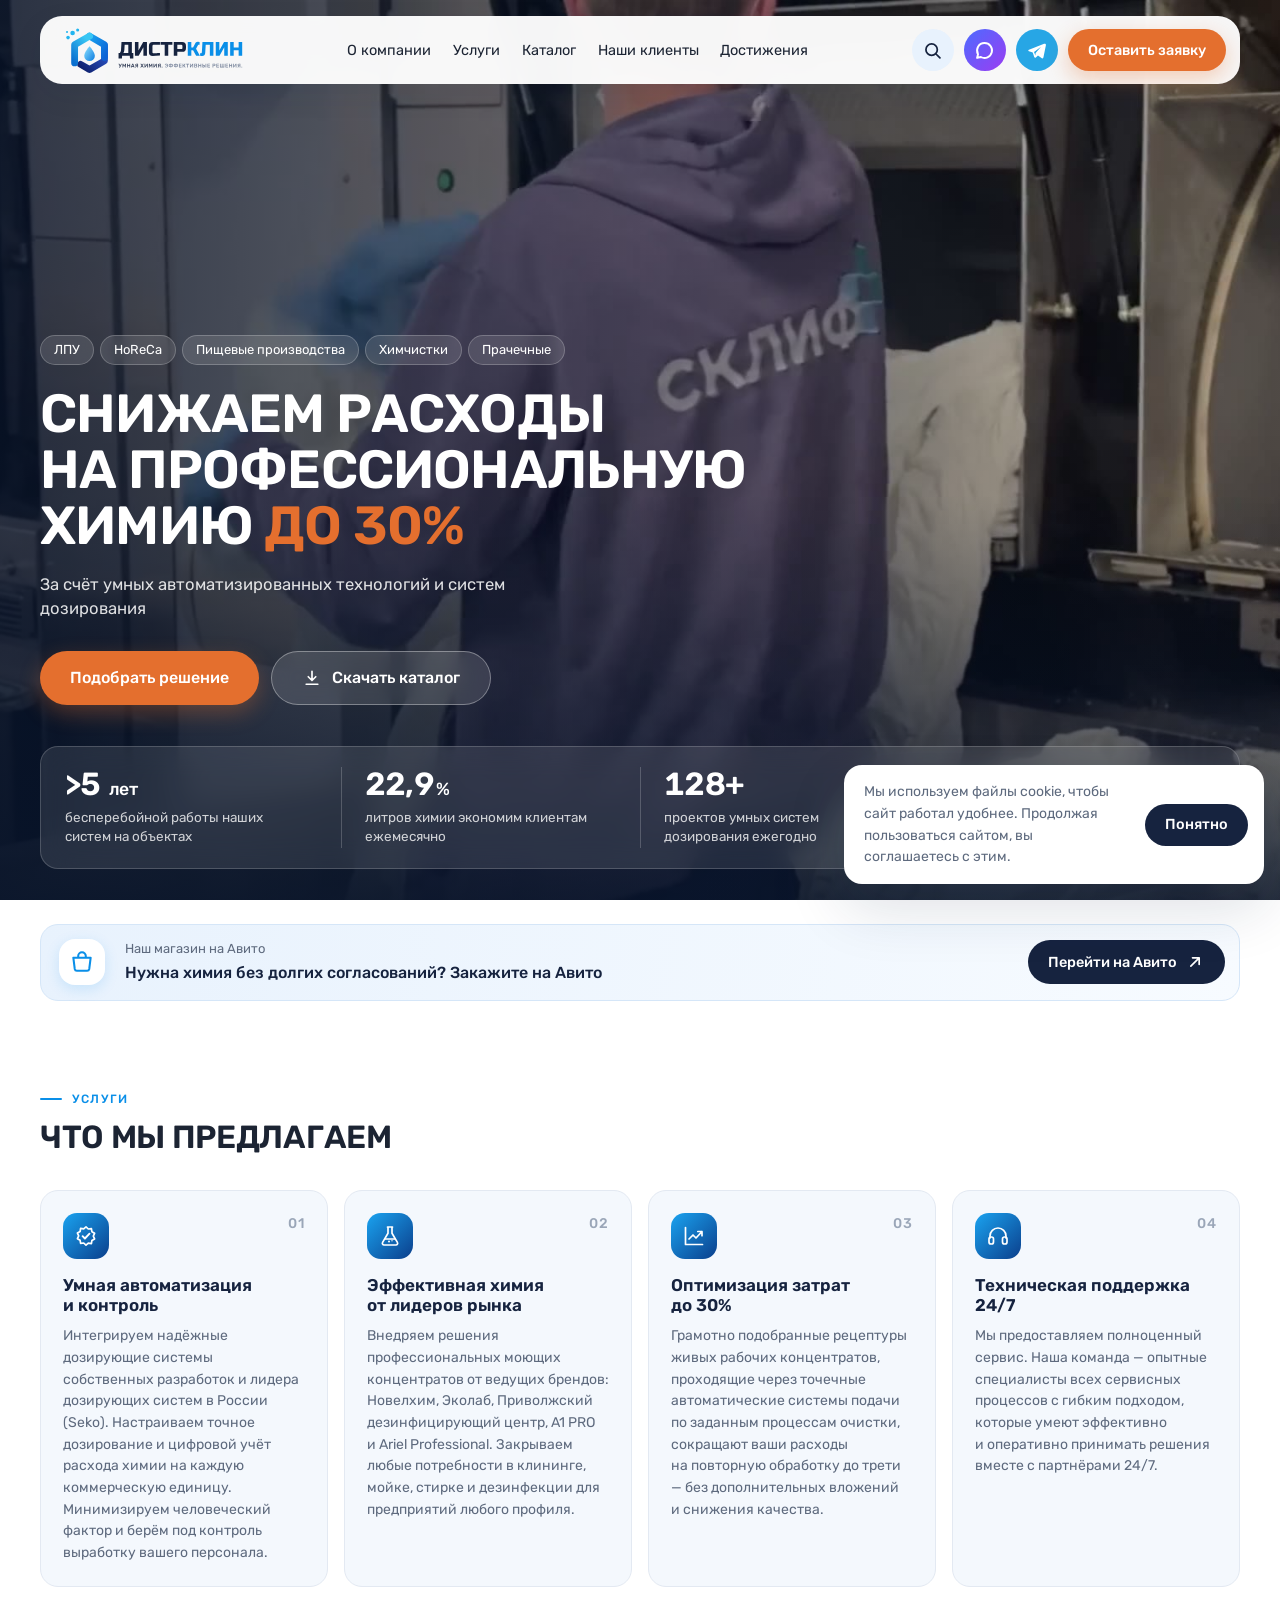
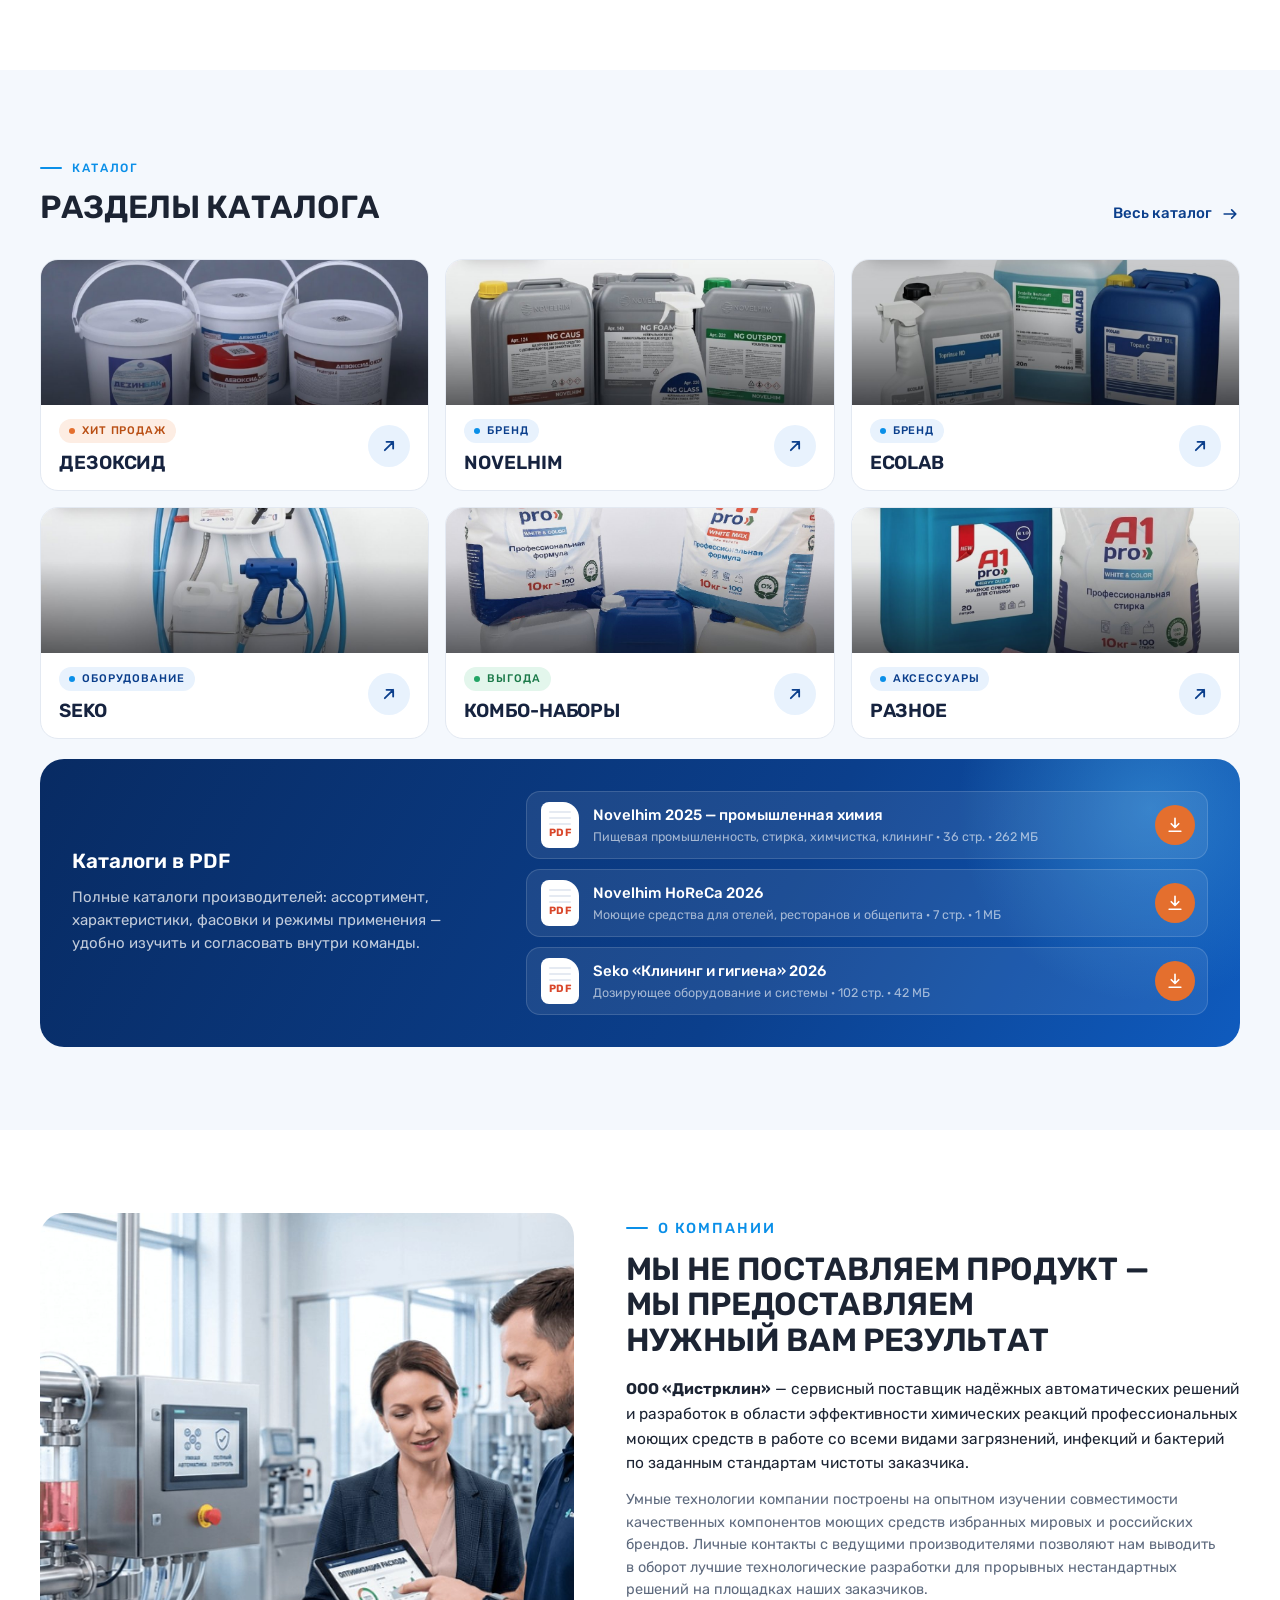
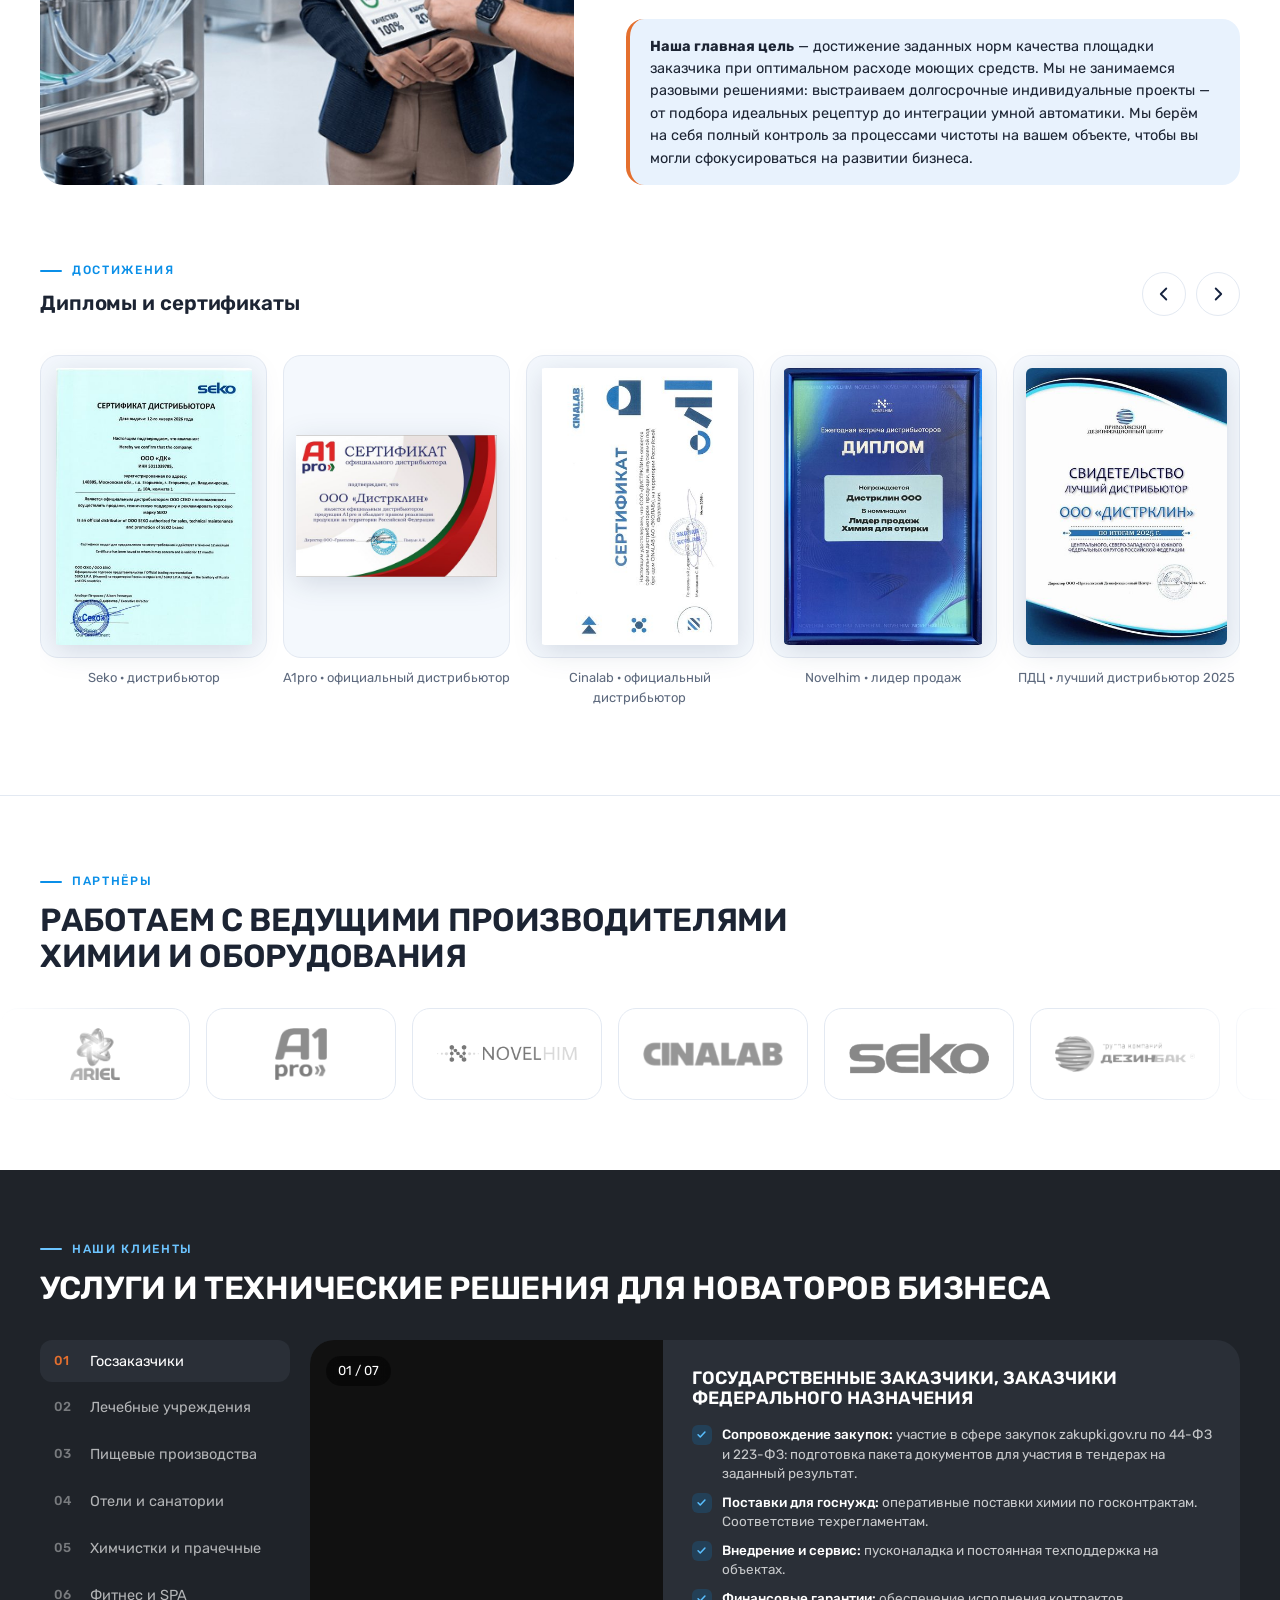
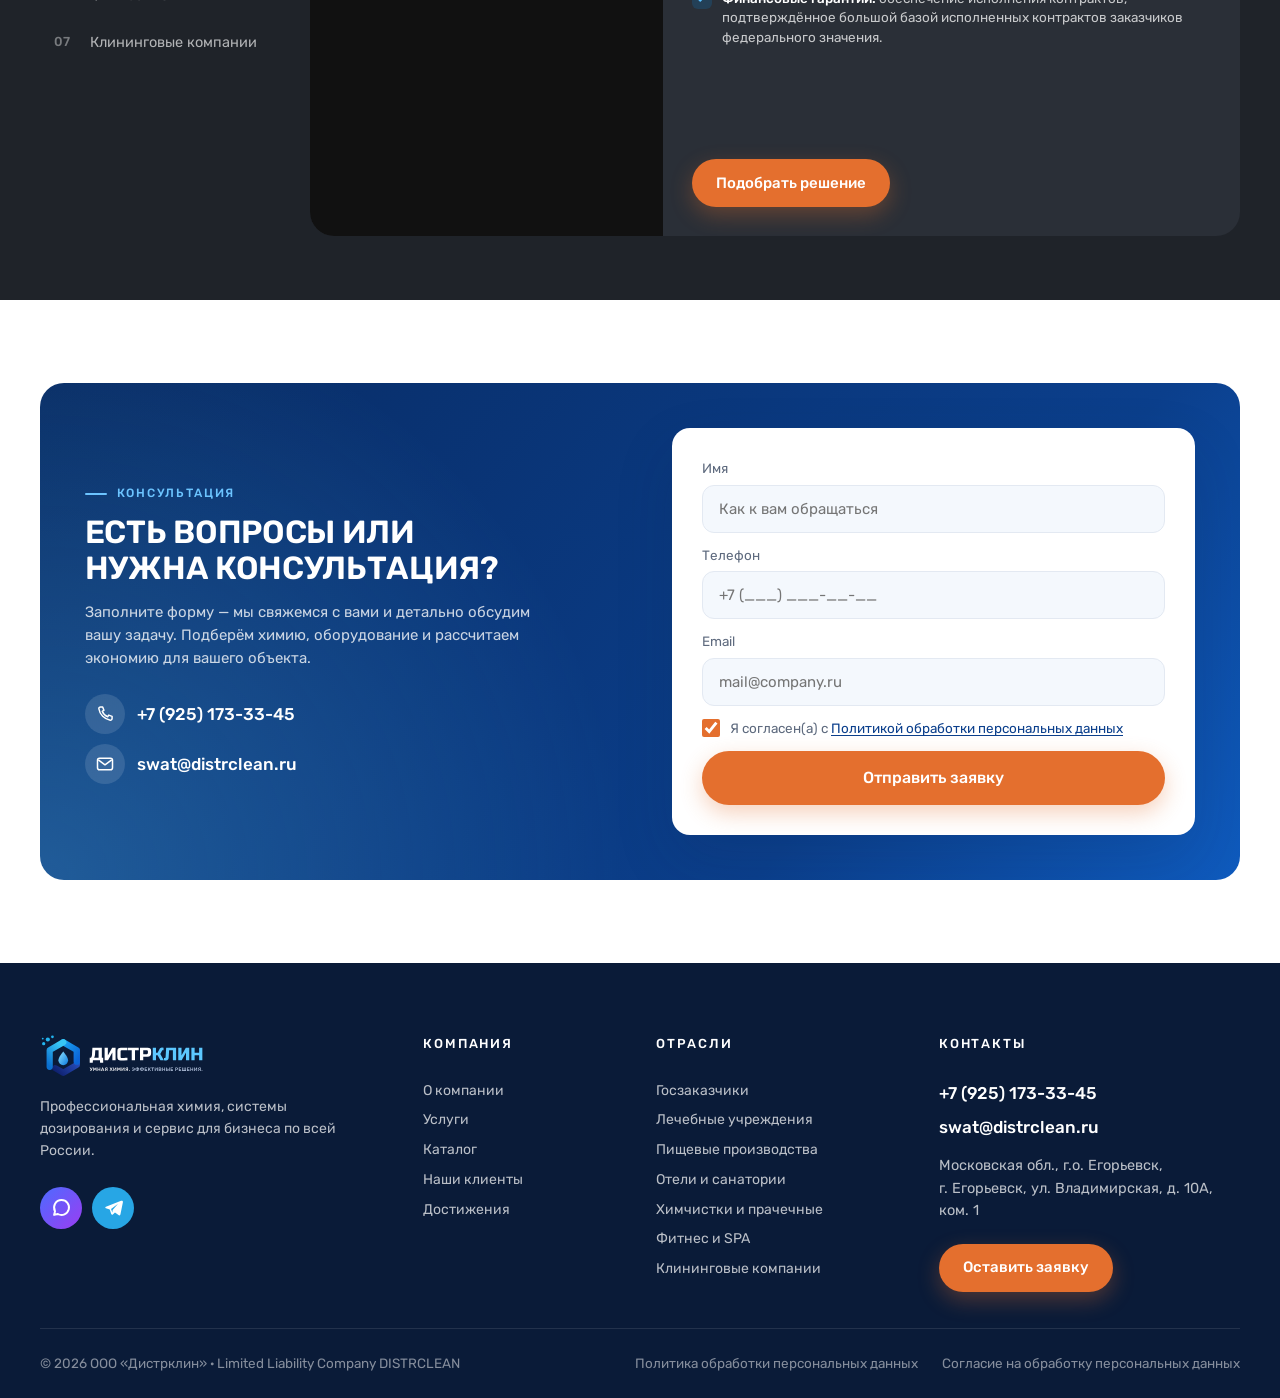
<file: index.html>
<!doctype html>
<html lang="ru">
<head>
<meta charset="utf-8">
<meta name="viewport" content="width=device-width, initial-scale=1">
<title>Дистрклин — умная химия и системы дозирования</title>
<meta name="description" content="Снижаем расходы на профессиональную химию до 30% за счёт умных автоматизированных технологий и систем дозирования. Для ЛПУ, HoReCa, пищевых производств, химчисток и прачечных.">
<meta name="theme-color" content="#0B3F8C">
<link rel="icon" href="assets/img/logo-mark.svg" type="image/svg+xml">
<link rel="preconnect" href="https://fonts.googleapis.com">
<link rel="preconnect" href="https://fonts.gstatic.com" crossorigin>
<link href="https://fonts.googleapis.com/css2?family=Rubik:wght@400;500;600;700&display=swap" rel="stylesheet">
<link rel="stylesheet" href="css/style.css">
</head>
<body>
<div class="preloader" aria-hidden="true">
  <div class="preloader__inner">
    <img src="assets/img/logo-mark.svg" alt="" width="64" height="64" class="preloader__mark">
    <div class="preloader__bar"><span></span></div>
  </div>
</div>
<script>(function(){var d=document.documentElement,t0=Date.now(),done=false;d.classList.add('is-loading');
function hide(){if(done)return;done=true;setTimeout(function(){d.classList.remove('is-loading');d.classList.add('is-loaded');},Math.max(0,800-(Date.now()-t0)));}
window.addEventListener('load',hide);setTimeout(hide,3000);})();</script>

<!-- ============ ШАПКА ============ -->
<header class="header" id="top">
  <div class="header__bar container">
    <a class="header__logo" href="#top" aria-label="Дистрклин — на главную">
      <img src="assets/img/logo.svg" alt="Дистрклин" width="230" height="52">
    </a>
    <nav class="nav" aria-label="Основное меню">
      <a href="#about">О компании</a>
      <a href="#offer">Услуги</a>
      <a href="#catalog">Каталог</a>
      <a href="#clients">Наши клиенты</a>
      <a href="#awards">Достижения</a>
    </nav>
    <div class="header__actions">
      <button class="icon-btn icon-btn--search" type="button" data-search-open aria-label="Поиск по сайту" aria-expanded="false" aria-controls="search-panel">
        <svg viewBox="0 0 24 24" aria-hidden="true"><circle cx="11" cy="11" r="6.5" fill="none" stroke="currentColor" stroke-width="2"/><path d="m16 16 4.5 4.5" fill="none" stroke="currentColor" stroke-width="2" stroke-linecap="round"/></svg>
      </button>
      <a class="header__phone" href="tel:+79251733345">+7 (925) 173-33-45</a>
      <a class="icon-btn icon-btn--max" href="#" aria-label="Написать в MAX" title="MAX">
        <svg viewBox="0 0 24 24" aria-hidden="true"><path d="M12 3.5a8.5 8.5 0 0 0-7.4 12.7L3.5 20.5l4.4-1.1A8.5 8.5 0 1 0 12 3.5Z" fill="none" stroke="currentColor" stroke-width="2.2" stroke-linejoin="round"/></svg>
      </a>
      <a class="icon-btn icon-btn--tg" href="#" aria-label="Написать в Telegram" title="Telegram">
        <svg viewBox="0 0 24 24" aria-hidden="true"><path d="M20.7 4.3 3.4 11c-1 .4-1 1.6 0 1.9l4.3 1.4 1.7 5.2c.3.8 1.3 1 1.9.4l2.4-2.3 4.4 3.2c.7.5 1.6.1 1.8-.7l2.9-14.3c.2-1-.8-1.8-1.7-1.5ZM9.2 13.7l8-6.1-6.2 7.3-.3 2.9-1.5-4.1Z" fill="currentColor"/></svg>
      </a>
      <a class="btn btn--primary btn--sm header__cta" href="#contact">Оставить заявку</a>
      <button class="burger" type="button" aria-label="Открыть меню" aria-expanded="false" aria-controls="mobile-menu"><span></span><span></span></button>
    </div>
  </div>
  <div class="search-panel" id="search-panel" hidden>
    <form class="search" role="search" action="catalog.html">
      <svg class="search__icon" viewBox="0 0 24 24" aria-hidden="true"><circle cx="11" cy="11" r="6.5" fill="none" stroke="currentColor" stroke-width="2"/><path d="m16 16 4.5 4.5" fill="none" stroke="currentColor" stroke-width="2" stroke-linecap="round"/></svg>
      <input class="search__input" type="search" name="q" placeholder="Поиск: товар, бренд, оборудование, отрасль…" autocomplete="off" aria-label="Поиск по сайту">
      <button class="search__close" type="button" data-search-close aria-label="Закрыть поиск">×</button>
    </form>
    <div class="search__suggest">
      <p class="search__label">Часто ищут</p>
      <div class="search__chips">
        <button type="button" class="search__chip">Комбо-набор</button>
        <button type="button" class="search__chip">Перекись водорода</button>
        <button type="button" class="search__chip">Насос дозирующий</button>
        <button type="button" class="search__chip">Усилитель стирки</button>
        <button type="button" class="search__chip">Пенная станция</button>
      </div>
    </div>
    <ul class="search__results" aria-live="polite"></ul>
  </div>
  <div class="mobile-menu" id="mobile-menu" hidden>
    <nav aria-label="Мобильное меню">
      <a href="#about">О компании</a>
      <a href="#offer">Услуги</a>
      <a href="#catalog">Каталог</a>
      <a href="#clients">Наши клиенты</a>
      <a href="#awards">Достижения</a>
    </nav>
    <a class="mobile-menu__phone" href="tel:+79251733345">+7 (925) 173-33-45</a>
    <a class="btn btn--primary" href="#contact">Оставить заявку</a>
  </div>
</header>

<main>

<!-- ============ ОБЛОЖКА ============ -->
<section class="hero">
  <video class="hero__video" autoplay muted loop playsinline preload="auto"
         poster="assets/video/hero-desktop.jpg"
         data-desktop="assets/video/hero-desktop.mp4" data-mobile="assets/video/hero-mobile.mp4"
         data-poster-mobile="assets/video/hero-mobile.jpg"></video>
  <div class="hero__shade" aria-hidden="true"></div>

  <div class="hero__inner container">
    <div class="hero__content">
      <ul class="hero__tags" aria-label="Для кого">
        <li>ЛПУ</li><li>HoReCa</li><li>Пищевые производства</li><li>Химчистки</li><li>Прачечные</li>
      </ul>
      <h1 class="hero__title">Снижаем расходы на&nbsp;профессиональную химию <span class="accent">до&nbsp;30%</span></h1>
      <p class="hero__lead">За счёт умных автоматизированных технологий и&nbsp;систем дозирования</p>
      <div class="hero__buttons">
        <a class="btn btn--primary btn--lg" href="#contact">Подобрать решение</a>
        <a class="btn btn--glass btn--lg" href="#downloads">
          <svg viewBox="0 0 24 24" aria-hidden="true"><path d="M12 4v11m0 0-4.5-4.5M12 15l4.5-4.5M5 19.5h14" fill="none" stroke="currentColor" stroke-width="2" stroke-linecap="round" stroke-linejoin="round"/></svg>
          Скачать каталог
        </a>
      </div>
    </div>

    <dl class="stats">
      <div class="stats__item">
        <dt class="stats__num">&gt;<span data-count="5">5</span> <small>лет</small></dt>
        <dd>бесперебойной работы наших систем на объектах</dd>
      </div>
      <div class="stats__item">
        <dt class="stats__num"><span data-count="25.9" data-decimals="1">25,9</span><small>%</small></dt>
        <dd>литров химии экономим клиентам ежемесячно</dd>
      </div>
      <div class="stats__item">
        <dt class="stats__num"><span data-count="150">150</span>+</dt>
        <dd>проектов умных систем дозирования ежегодно</dd>
      </div>
      <div class="stats__item">
        <dt class="stats__num"><span data-count="10000">10&nbsp;000</span>+</dt>
        <dd>совместно реализованных проектов по всей РФ</dd>
      </div>
    </dl>
  </div>
</section>

<!-- ============ АВИТО ============ -->
<section class="avito container" aria-label="Магазин на Авито">
  <a class="avito__card" href="https://www.avito.ru/user/f9d44f9edf155ddd998509a9dd69e74c/profile/all?src=sharing&amp;sellerId=f9d44f9edf155ddd998509a9dd69e74c" target="_blank" rel="noopener">
    <span class="avito__icon" aria-hidden="true">
      <svg viewBox="0 0 24 24"><path d="M4 8h16l-1.3 10.4a2 2 0 0 1-2 1.6H7.3a2 2 0 0 1-2-1.6L4 8Z M8.5 8V6.5a3.5 3.5 0 0 1 7 0V8" fill="none" stroke="currentColor" stroke-width="1.9" stroke-linejoin="round"/></svg>
    </span>
    <span class="avito__text">
      <span class="avito__eyebrow">Наш магазин на Авито</span>
      <span class="avito__title">Нужна химия без долгих согласований? Закажите на&nbsp;Авито</span>
    </span>
    <span class="avito__go">
      Перейти на Авито
      <svg viewBox="0 0 24 24" aria-hidden="true"><path d="M7 17 17 7m0 0H9m8 0v8" fill="none" stroke="currentColor" stroke-width="2" stroke-linecap="round" stroke-linejoin="round"/></svg>
    </span>
  </a>
</section>

<!-- ============ ЧТО МЫ ПРЕДЛАГАЕМ ============ -->
<section class="section" id="offer">
  <div class="container">
    <div class="section-head">
      <p class="eyebrow">Услуги</p>
      <h2 class="h2">Что мы предлагаем</h2>
    </div>
    <div class="offer">
      <article class="offer__card">
        <div class="offer__top">
          <span class="offer__icon"><svg viewBox="0 0 24 24" aria-hidden="true"><path d="M12 2.8 14.3 5l3.1-.4.5 3.1 2.7 1.6-1.3 2.8 1.3 2.8-2.7 1.6-.5 3.1-3.1-.4L12 21.2 9.7 19l-3.1.4-.5-3.1-2.7-1.6 1.3-2.8-1.3-2.8 2.7-1.6.5-3.1 3.1.4L12 2.8Z" fill="none" stroke="currentColor" stroke-width="1.7" stroke-linejoin="round"/><path d="m8.6 12.2 2.3 2.3 4.6-4.8" fill="none" stroke="currentColor" stroke-width="1.9" stroke-linecap="round" stroke-linejoin="round"/></svg></span>
          <span class="offer__num">01</span>
        </div>
        <h3>Умная автоматизация и&nbsp;контроль</h3>
        <p>Интегрируем надёжные дозирующие системы собственных разработок и&nbsp;лидера дозирующих систем в&nbsp;России (Seko). Настраиваем точное дозирование и&nbsp;цифровой учёт расхода химии на&nbsp;каждую коммерческую единицу. Минимизируем человеческий фактор и&nbsp;берём под контроль выработку вашего персонала.</p>
      </article>
      <article class="offer__card">
        <div class="offer__top">
          <span class="offer__icon"><svg viewBox="0 0 24 24" aria-hidden="true"><path d="M9.5 3h5M10 3v6.2L4.6 18.4A1.7 1.7 0 0 0 6.1 21h11.8a1.7 1.7 0 0 0 1.5-2.6L14 9.2V3" fill="none" stroke="currentColor" stroke-width="1.7" stroke-linecap="round" stroke-linejoin="round"/><path d="M7 15h10" fill="none" stroke="currentColor" stroke-width="1.7" stroke-linecap="round"/><circle cx="11" cy="17.6" r="1" fill="currentColor"/><circle cx="14" cy="16.8" r=".7" fill="currentColor"/></svg></span>
          <span class="offer__num">02</span>
        </div>
        <h3>Эффективная химия от&nbsp;лидеров рынка</h3>
        <p>Внедряем решения профессиональных моющих концентратов от&nbsp;ведущих брендов: Новелхим, Эколаб, Приволжский дезинфицирующий центр, A1&nbsp;PRO и&nbsp;Ariel Professional. Закрываем любые потребности в&nbsp;клининге, мойке, стирке и&nbsp;дезинфекции для предприятий любого профиля.</p>
      </article>
      <article class="offer__card">
        <div class="offer__top">
          <span class="offer__icon"><svg viewBox="0 0 24 24" aria-hidden="true"><path d="M3.5 3.5v17h17" fill="none" stroke="currentColor" stroke-width="1.7" stroke-linecap="round" stroke-linejoin="round"/><path d="m7 15 4-4 3 3 6-6.5m0 0h-4.2m4.2 0v4.2" fill="none" stroke="currentColor" stroke-width="1.7" stroke-linecap="round" stroke-linejoin="round"/></svg></span>
          <span class="offer__num">03</span>
        </div>
        <h3>Оптимизация затрат до&nbsp;30%</h3>
        <p>Грамотно подобранные рецептуры живых рабочих концентратов, проходящие через точечные автоматические системы подачи по&nbsp;заданным процессам очистки, сокращают ваши расходы на&nbsp;повторную обработку до&nbsp;трети — без дополнительных вложений и&nbsp;снижения качества.</p>
      </article>
      <article class="offer__card">
        <div class="offer__top">
          <span class="offer__icon"><svg viewBox="0 0 24 24" aria-hidden="true"><path d="M4 14v-2a8 8 0 0 1 16 0v2" fill="none" stroke="currentColor" stroke-width="1.7" stroke-linecap="round"/><rect x="3" y="13" width="4.5" height="7" rx="2" fill="none" stroke="currentColor" stroke-width="1.7"/><rect x="16.5" y="13" width="4.5" height="7" rx="2" fill="none" stroke="currentColor" stroke-width="1.7"/></svg></span>
          <span class="offer__num">04</span>
        </div>
        <h3>Техническая поддержка 24/7</h3>
        <p>Мы предоставляем полноценный сервис. Наша команда — опытные специалисты всех сервисных процессов с&nbsp;гибким подходом, которые умеют эффективно и&nbsp;оперативно принимать решения вместе с&nbsp;партнёрами 24/7.</p>
      </article>
    </div>
  </div>
</section>

<!-- ============ КАТАЛОГ ============ -->
<section class="section section--tint" id="catalog">
  <div class="container">
    <div class="section-head section-head--row">
      <div>
        <p class="eyebrow">Каталог</p>
        <h2 class="h2">Разделы каталога</h2>
      </div>
      <a class="link-arrow" href="catalog.html">Весь каталог
        <svg viewBox="0 0 24 24" aria-hidden="true"><path d="M5 12h14m0 0-5-5m5 5-5 5" fill="none" stroke="currentColor" stroke-width="2" stroke-linecap="round" stroke-linejoin="round"/></svg>
      </a>
    </div>

    <div class="cats">
      <a class="cat" href="catalog.html#dezoksid">
        <span class="cat__img"><img src="assets/img/catalog/dezoksid.jpg" alt="Дезоксид — дезинфицирующие средства" loading="lazy"></span>
        <span class="cat__body"><span class="chip chip--hot">Хит продаж</span><span class="cat__name">Дезоксид</span><span class="cat__arrow" aria-hidden="true"></span></span>
      </a>
      <a class="cat" href="catalog.html#novelhim">
        <span class="cat__img"><img src="assets/img/catalog/novelhim.jpg" alt="Novelhim — профессиональные моющие средства" loading="lazy"></span>
        <span class="cat__body"><span class="chip">Бренд</span><span class="cat__name">Novelhim</span><span class="cat__arrow" aria-hidden="true"></span></span>
      </a>
      <a class="cat" href="catalog.html#ecolab">
        <span class="cat__img"><img src="assets/img/catalog/ecolab.jpg" alt="Ecolab — профессиональная химия" loading="lazy"></span>
        <span class="cat__body"><span class="chip">Бренд</span><span class="cat__name">Ecolab</span><span class="cat__arrow" aria-hidden="true"></span></span>
      </a>
      <a class="cat" href="catalog.html#seko">
        <span class="cat__img"><img src="assets/img/catalog/seko.jpg" alt="Seko — дозирующее оборудование" loading="lazy"></span>
        <span class="cat__body"><span class="chip">Оборудование</span><span class="cat__name">Seko</span><span class="cat__arrow" aria-hidden="true"></span></span>
      </a>
      <a class="cat" href="catalog.html#combo">
        <span class="cat__img"><img src="assets/img/catalog/combo.jpg" alt="Комбо-наборы" loading="lazy"></span>
        <span class="cat__body"><span class="chip chip--green">Выгода</span><span class="cat__name">Комбо-наборы</span><span class="cat__arrow" aria-hidden="true"></span></span>
      </a>
      <a class="cat" href="catalog.html#misc">
        <span class="cat__img"><img src="assets/img/catalog/misc.jpg" alt="Разное и аксессуары" loading="lazy"></span>
        <span class="cat__body"><span class="chip">Аксессуары</span><span class="cat__name">Разное</span><span class="cat__arrow" aria-hidden="true"></span></span>
      </a>
    </div>

    <!-- PDF-каталоги -->
    <div class="downloads" id="downloads">
      <div class="downloads__intro">
        <h3 class="h3">Каталоги в&nbsp;PDF</h3>
        <p>Полные каталоги производителей: ассортимент, характеристики, фасовки и&nbsp;режимы применения — удобно изучить и&nbsp;согласовать внутри команды.</p>
      </div>
      <ul class="downloads__list">
        <li class="dl-row">
          <a class="dl" href="https://github.com/depresar/Distrclean/releases/download/Catalog/2025.1.pdf" download>
            <span class="dl__icon" aria-hidden="true">PDF</span>
            <span class="dl__text"><span class="dl__name">Novelhim 2025 — промышленная химия</span><span class="dl__meta">Пищевая промышленность, стирка, химчистка, клининг · 36 стр. · 262 МБ</span></span>
            <span class="dl__btn" aria-hidden="true"><svg viewBox="0 0 24 24"><path d="M12 4v11m0 0-4.5-4.5M12 15l4.5-4.5M5 19.5h14" fill="none" stroke="currentColor" stroke-width="2" stroke-linecap="round" stroke-linejoin="round"/></svg></span>
          </a>
        </li>
        <li class="dl-row">
          <a class="dl" href="https://github.com/depresar/Distrclean/releases/download/Catalog/HoReCa.2026.pdf" download>
            <span class="dl__icon" aria-hidden="true">PDF</span>
            <span class="dl__text"><span class="dl__name">Novelhim HoReCa 2026</span><span class="dl__meta">Моющие средства для отелей, ресторанов и общепита · 7 стр. · 1 МБ</span></span>
            <span class="dl__btn" aria-hidden="true"><svg viewBox="0 0 24 24"><path d="M12 4v11m0 0-4.5-4.5M12 15l4.5-4.5M5 19.5h14" fill="none" stroke="currentColor" stroke-width="2" stroke-linecap="round" stroke-linejoin="round"/></svg></span>
          </a>
        </li>
        <li class="dl-row">
          <a class="dl" href="https://github.com/depresar/Distrclean/releases/download/Catalog/SEKO.2026.C_H.Catalogue.RU.V07_HR.pdf" download>
            <span class="dl__icon" aria-hidden="true">PDF</span>
            <span class="dl__text"><span class="dl__name">Seko «Клининг и гигиена» 2026</span><span class="dl__meta">Дозирующее оборудование и системы · 102 стр. · 42 МБ</span></span>
            <span class="dl__btn" aria-hidden="true"><svg viewBox="0 0 24 24"><path d="M12 4v11m0 0-4.5-4.5M12 15l4.5-4.5M5 19.5h14" fill="none" stroke="currentColor" stroke-width="2" stroke-linecap="round" stroke-linejoin="round"/></svg></span>
          </a>
        </li>
      </ul>
    </div>
  </div>
</section>

<!-- ============ О КОМПАНИИ ============ -->
<section class="section" id="about">
  <div class="container">
    <div class="about">
      <div class="about__media">
        <img src="assets/img/about.jpg" alt="Специалисты Дистрклин у дозирующей станции" loading="lazy">
      </div>
      <div class="about__text">
        <p class="eyebrow">О компании</p>
        <h2 class="h2">Мы не поставляем продукт&nbsp;— мы&nbsp;предоставляем нужный вам результат</h2>
        <p class="lead"><b>ООО «Дистрклин»</b> — сервисный поставщик надёжных автоматических решений и&nbsp;разработок в&nbsp;области эффективности химических реакций профессиональных моющих средств в&nbsp;работе со&nbsp;всеми видами загрязнений, инфекций и&nbsp;бактерий по&nbsp;заданным стандартам чистоты заказчика.</p>
        <p>Умные технологии компании построены на&nbsp;опытном изучении совместимости качественных компонентов моющих средств избранных мировых и&nbsp;российских брендов. Личные контакты с&nbsp;ведущими производителями позволяют нам выводить в&nbsp;оборот лучшие технологические разработки для прорывных нестандартных решений на&nbsp;площадках наших заказчиков.</p>
        <div class="about__goal">
          <p><b>Наша главная цель</b> — достижение заданных норм качества площадки заказчика при оптимальном расходе моющих средств. Мы&nbsp;не&nbsp;занимаемся разовыми решениями: выстраиваем долгосрочные индивидуальные проекты — от&nbsp;подбора идеальных рецептур до&nbsp;интеграции умной автоматики. Мы берём на&nbsp;себя полный контроль за&nbsp;процессами чистоты на&nbsp;вашем объекте, чтобы вы могли сфокусироваться на&nbsp;развитии бизнеса.</p>
        </div>
      </div>
    </div>

    <!-- Достижения -->
    <div class="awards" id="awards">
      <div class="section-head section-head--row">
        <div>
          <p class="eyebrow">Достижения</p>
          <h3 class="h3">Дипломы и&nbsp;сертификаты</h3>
        </div>
        <div class="slider-nav">
          <button class="round-btn" type="button" data-scroll="awards" data-dir="-1" aria-label="Назад"><svg viewBox="0 0 24 24"><path d="m14.5 6-6 6 6 6" fill="none" stroke="currentColor" stroke-width="2" stroke-linecap="round" stroke-linejoin="round"/></svg></button>
          <button class="round-btn" type="button" data-scroll="awards" data-dir="1" aria-label="Вперёд"><svg viewBox="0 0 24 24"><path d="m9.5 6 6 6-6 6" fill="none" stroke="currentColor" stroke-width="2" stroke-linecap="round" stroke-linejoin="round"/></svg></button>
        </div>
      </div>
      <!-- Сертификаты: assets/img/certificates/<имя>.jpg (крупно) и <имя>-sm.jpg (превью) -->
      <div class="awards__track" data-track="awards">
        <figure class="cert"><button class="cert__frame" type="button" data-full="assets/img/certificates/seko.jpg" aria-label="Открыть: Сертификат дистрибьютора Seko"><img src="assets/img/certificates/seko-sm.jpg" alt="Сертификат дистрибьютора Seko" loading="lazy"></button><figcaption>Seko · дистрибьютор</figcaption></figure>
        <figure class="cert"><button class="cert__frame" type="button" data-full="assets/img/certificates/a1pro.jpg" aria-label="Открыть: Сертификат официального дистрибьютора A1pro"><img src="assets/img/certificates/a1pro-sm.jpg" alt="Сертификат официального дистрибьютора A1pro" loading="lazy"></button><figcaption>A1pro · официальный дистрибьютор</figcaption></figure>
        <figure class="cert"><button class="cert__frame" type="button" data-full="assets/img/certificates/cinalab.jpg" aria-label="Открыть: Сертификат официального дистрибьютора Cinalab"><img src="assets/img/certificates/cinalab-sm.jpg" alt="Сертификат официального дистрибьютора Cinalab" loading="lazy"></button><figcaption>Cinalab · официальный дистрибьютор</figcaption></figure>
        <figure class="cert"><button class="cert__frame" type="button" data-full="assets/img/certificates/novelhim.jpg" aria-label="Открыть: Диплом Novelhim «Лидер продаж. Химия для стирки»"><img src="assets/img/certificates/novelhim-sm.jpg" alt="Диплом Novelhim «Лидер продаж. Химия для стирки»" loading="lazy"></button><figcaption>Novelhim · лидер продаж</figcaption></figure>
        <figure class="cert"><button class="cert__frame" type="button" data-full="assets/img/certificates/pdc.jpg" aria-label="Открыть: Свидетельство «Лучший дистрибьютор» Приволжского дезинфекционного центра"><img src="assets/img/certificates/pdc-sm.jpg" alt="Свидетельство «Лучший дистрибьютор» Приволжского дезинфекционного центра" loading="lazy"></button><figcaption>ПДЦ · лучший дистрибьютор 2025</figcaption></figure>
      </div>
    </div>
  </div>
</section>

<!-- ============ ПАРТНЁРЫ ============ -->
<section class="partners" aria-label="Наши партнёры">
  <div class="container">
    <div class="section-head">
      <p class="eyebrow">Партнёры</p>
      <h2 class="h2">Работаем с&nbsp;ведущими производителями химии и&nbsp;оборудования</h2>
    </div>
  </div>
  <div class="marquee">
    <div class="marquee__track">
      <div class="marquee__group">
        <span class="logo-card"><img src="assets/img/partners/ariel.png" alt="Ariel"></span>
        <span class="logo-card"><img src="assets/img/partners/a1pro.png" alt="A1 pro"></span>
        <span class="logo-card"><img src="assets/img/partners/novelhim.png" alt="Novelhim"></span>
        <span class="logo-card"><img src="assets/img/partners/cinalab.png" alt="Cinalab"></span>
        <span class="logo-card"><img src="assets/img/partners/seko.png" alt="Seko"></span>
        <span class="logo-card"><img src="assets/img/partners/dezinbak.png" alt="Группа компаний Дезинбак"></span>
      </div>
    </div>
  </div>
</section>

<!-- ============ НАПРАВЛЕНИЯ / КЛИЕНТЫ ============ -->
<section class="section section--dark" id="clients">
  <div class="container">
    <div class="section-head">
      <p class="eyebrow eyebrow--light">Наши клиенты</p>
      <h2 class="h2">Услуги и&nbsp;технические решения для&nbsp;новаторов бизнеса</h2>
    </div>

    <div class="sectors" data-sectors>
      <div class="sectors__tabs" role="tablist" aria-label="Отрасли"></div>
      <div class="sectors__panel" role="tabpanel">
        <div class="sectors__video">
          <video muted loop playsinline preload="none"></video>
          <span class="sectors__counter"></span>
        </div>
        <div class="sectors__content">
          <h3 class="sectors__title"></h3>
          <ul class="checks"></ul>
          <a class="btn btn--primary" href="#contact" data-sector-cta>Подобрать решение</a>
        </div>
      </div>
    </div>
  </div>
</section>

<!-- ============ КОНСУЛЬТАЦИЯ ============ -->
<section class="section" id="contact">
  <div class="container">
    <div class="consult">
      <div class="consult__info">
        <p class="eyebrow eyebrow--light">Консультация</p>
        <h2 class="h2">Есть вопросы или нужна консультация?</h2>
        <p class="consult__text">Заполните форму — мы свяжемся с&nbsp;вами и&nbsp;детально обсудим вашу задачу. Подберём химию, оборудование и&nbsp;рассчитаем экономию для вашего объекта.</p>
        <ul class="consult__contacts">
          <li><a href="tel:+79251733345"><span class="ci"><svg viewBox="0 0 24 24"><path d="M6.6 3.5h2.6l1.5 4-2 1.3a11 11 0 0 0 6.5 6.5l1.3-2 4 1.5v2.6a2 2 0 0 1-2.2 2A16.5 16.5 0 0 1 4.6 5.7a2 2 0 0 1 2-2.2Z" fill="none" stroke="currentColor" stroke-width="1.8" stroke-linejoin="round"/></svg></span>+7 (925) 173-33-45</a></li>
          <li><a href="mailto:swat@distrclean.ru"><span class="ci"><svg viewBox="0 0 24 24"><rect x="3" y="5" width="18" height="14" rx="2.5" fill="none" stroke="currentColor" stroke-width="1.8"/><path d="m4 7 8 6 8-6" fill="none" stroke="currentColor" stroke-width="1.8" stroke-linejoin="round"/></svg></span>swat@distrclean.ru</a></li>
        </ul>
      </div>

      <form class="form" novalidate>
        <input type="hidden" name="sector" value="">
        <div class="form__sector" hidden>Направление: <b></b></div>
        <label class="field"><span>Имя</span><input type="text" name="name" autocomplete="name" placeholder="Как к вам обращаться" required></label>
        <label class="field"><span>Телефон</span><input type="tel" name="phone" autocomplete="tel" placeholder="+7 (___) ___-__-__" required></label>
        <label class="field"><span>Email</span><input type="email" name="email" autocomplete="email" placeholder="mail@company.ru"></label>
        <label class="check"><input type="checkbox" name="agree" checked required><span>Я согласен(а) с <a href="#">Политикой обработки персональных данных</a></span></label>
        <button class="btn btn--primary btn--lg btn--block" type="submit">Отправить заявку</button>
        <p class="form__ok" hidden>Спасибо! Заявка отправлена — мы свяжемся с&nbsp;вами в&nbsp;ближайшее время.</p>
      </form>
    </div>
  </div>
</section>

</main>

<!-- ============ ПОДВАЛ ============ -->
<footer class="footer">
  <div class="container">
    <div class="footer__top">
      <div class="footer__brand">
        <img src="assets/img/logo-white.svg" alt="Дистрклин" width="230" height="52">
        <p>Профессиональная химия, системы дозирования и&nbsp;сервис для бизнеса по&nbsp;всей России.</p>
        <div class="footer__social">
          <a class="icon-btn icon-btn--max" href="#" aria-label="MAX"><svg viewBox="0 0 24 24"><path d="M12 3.5a8.5 8.5 0 0 0-7.4 12.7L3.5 20.5l4.4-1.1A8.5 8.5 0 1 0 12 3.5Z" fill="none" stroke="currentColor" stroke-width="2.2" stroke-linejoin="round"/></svg></a>
          <a class="icon-btn icon-btn--tg" href="#" aria-label="Telegram"><svg viewBox="0 0 24 24"><path d="M20.7 4.3 3.4 11c-1 .4-1 1.6 0 1.9l4.3 1.4 1.7 5.2c.3.8 1.3 1 1.9.4l2.4-2.3 4.4 3.2c.7.5 1.6.1 1.8-.7l2.9-14.3c.2-1-.8-1.8-1.7-1.5ZM9.2 13.7l8-6.1-6.2 7.3-.3 2.9-1.5-4.1Z" fill="currentColor"/></svg></a>
        </div>
      </div>
      <nav class="footer__col" aria-label="Разделы">
        <p class="footer__h">Компания</p>
        <a href="#about">О компании</a>
        <a href="#offer">Услуги</a>
        <a href="#catalog">Каталог</a>
        <a href="#clients">Наши клиенты</a>
        <a href="#awards">Достижения</a>
      </nav>
      <nav class="footer__col" aria-label="Отрасли">
        <p class="footer__h">Отрасли</p>
        <a href="#sector-1" data-goto-sector="0">Госзаказчики</a>
        <a href="#sector-2" data-goto-sector="1">Лечебные учреждения</a>
        <a href="#sector-3" data-goto-sector="2">Пищевые производства</a>
        <a href="#sector-4" data-goto-sector="3">Отели и санатории</a>
        <a href="#sector-5" data-goto-sector="4">Химчистки и прачечные</a>
        <a href="#sector-6" data-goto-sector="5">Фитнес и SPA</a>
        <a href="#sector-7" data-goto-sector="6">Клининговые компании</a>
      </nav>
      <div class="footer__col footer__contacts">
        <p class="footer__h">Контакты</p>
        <a class="footer__big" href="tel:+79251733345">+7 (925) 173-33-45</a>
        <a class="footer__big" href="mailto:swat@distrclean.ru">swat@distrclean.ru</a>
        <p class="footer__addr">Московская обл., г.о. Егорьевск,<br>г. Егорьевск, ул. Владимирская, д.&nbsp;10А, ком.&nbsp;1</p>
        <a class="btn btn--primary" href="#contact">Оставить заявку</a>
      </div>
    </div>
    <div class="footer__bottom">
      <span>© 2026 ООО «Дистрклин» · Limited Liability Company DISTRCLEAN</span>
      <span class="footer__links">
        <a href="#">Политика обработки персональных данных</a>
        <a href="#">Согласие на обработку персональных данных</a>
      </span>
    </div>
  </div>
</footer>

<div class="cookie" hidden>
  <p>Мы используем файлы cookie, чтобы сайт работал удобнее. Продолжая пользоваться сайтом, вы соглашаетесь с&nbsp;этим.</p>
  <button class="btn btn--dark btn--sm" type="button">Понятно</button>
</div>

<div class="lightbox" hidden>
  <button class="lightbox__close" type="button" aria-label="Закрыть">×</button>
  <div class="lightbox__body"></div>
</div>

<script src="js/products.js"></script>
<script src="js/search.js"></script>
<script src="js/main.js"></script>
</body>
</html>
</file>
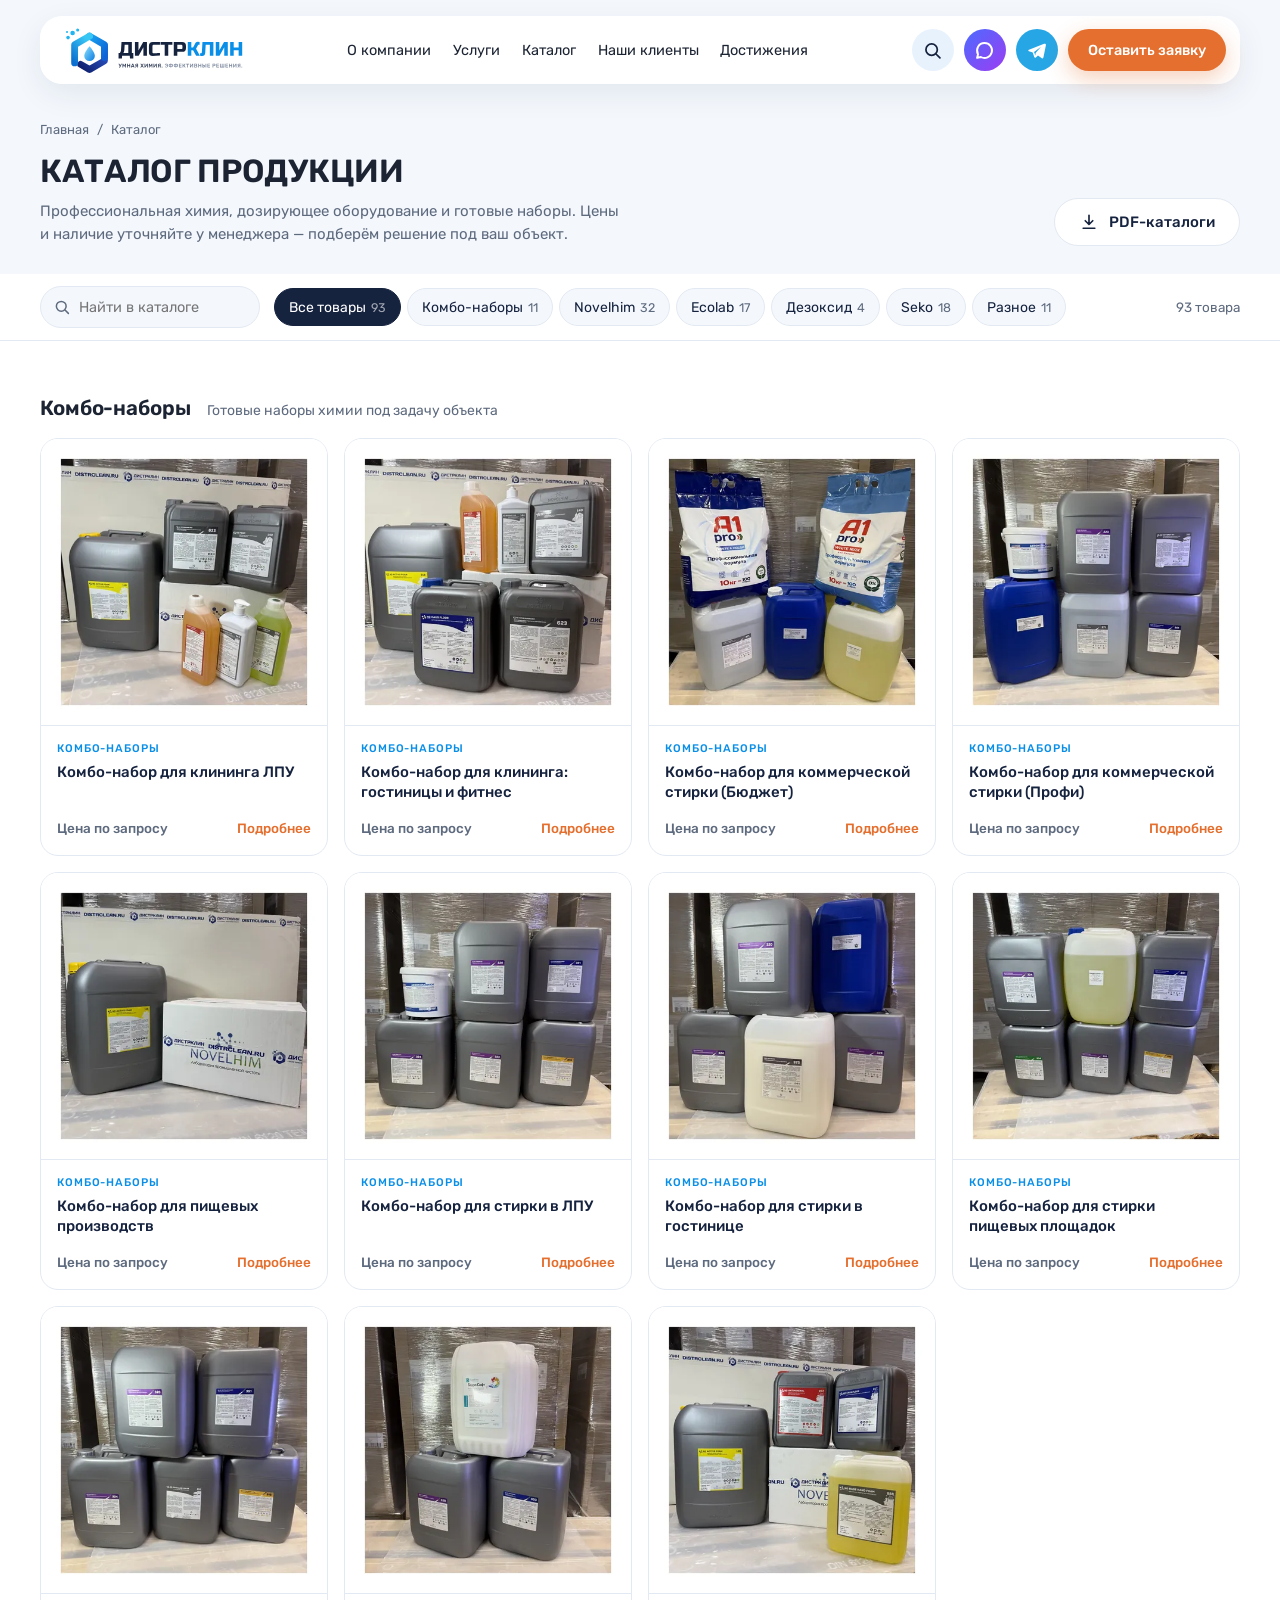
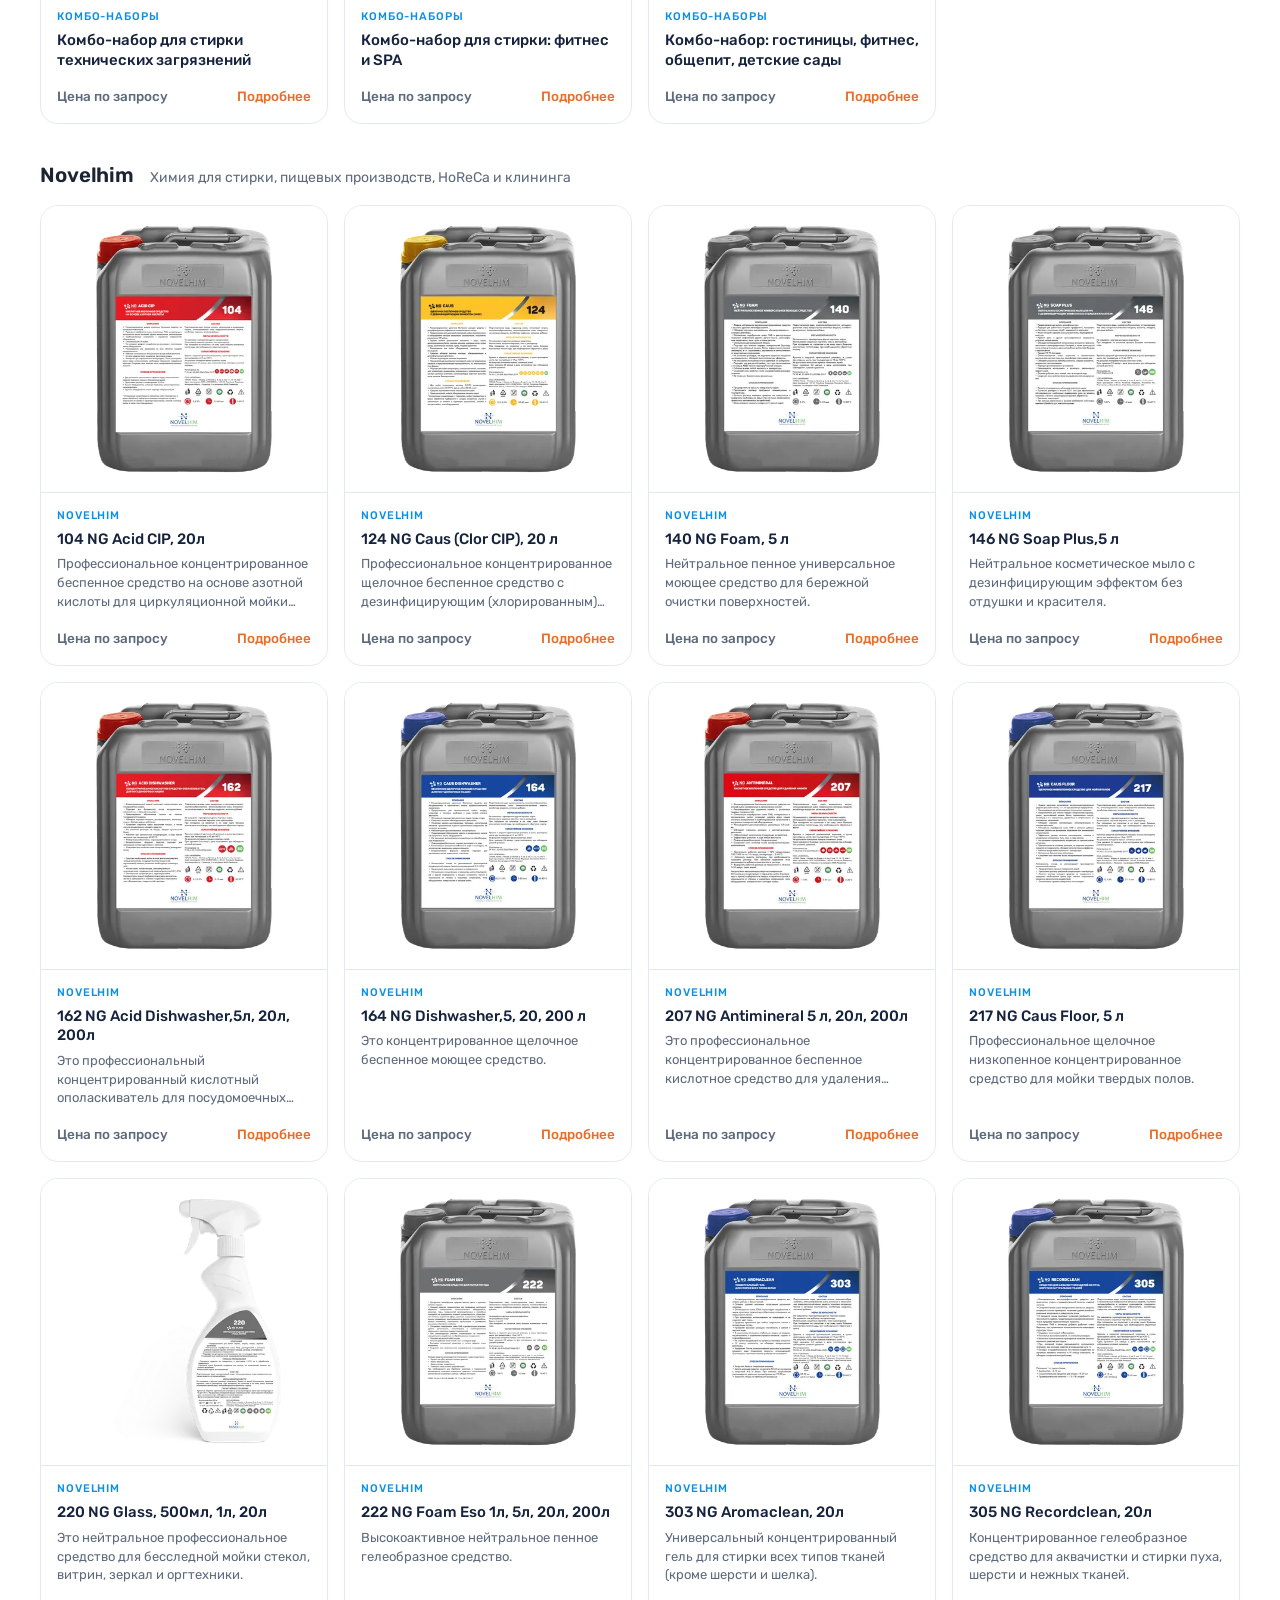
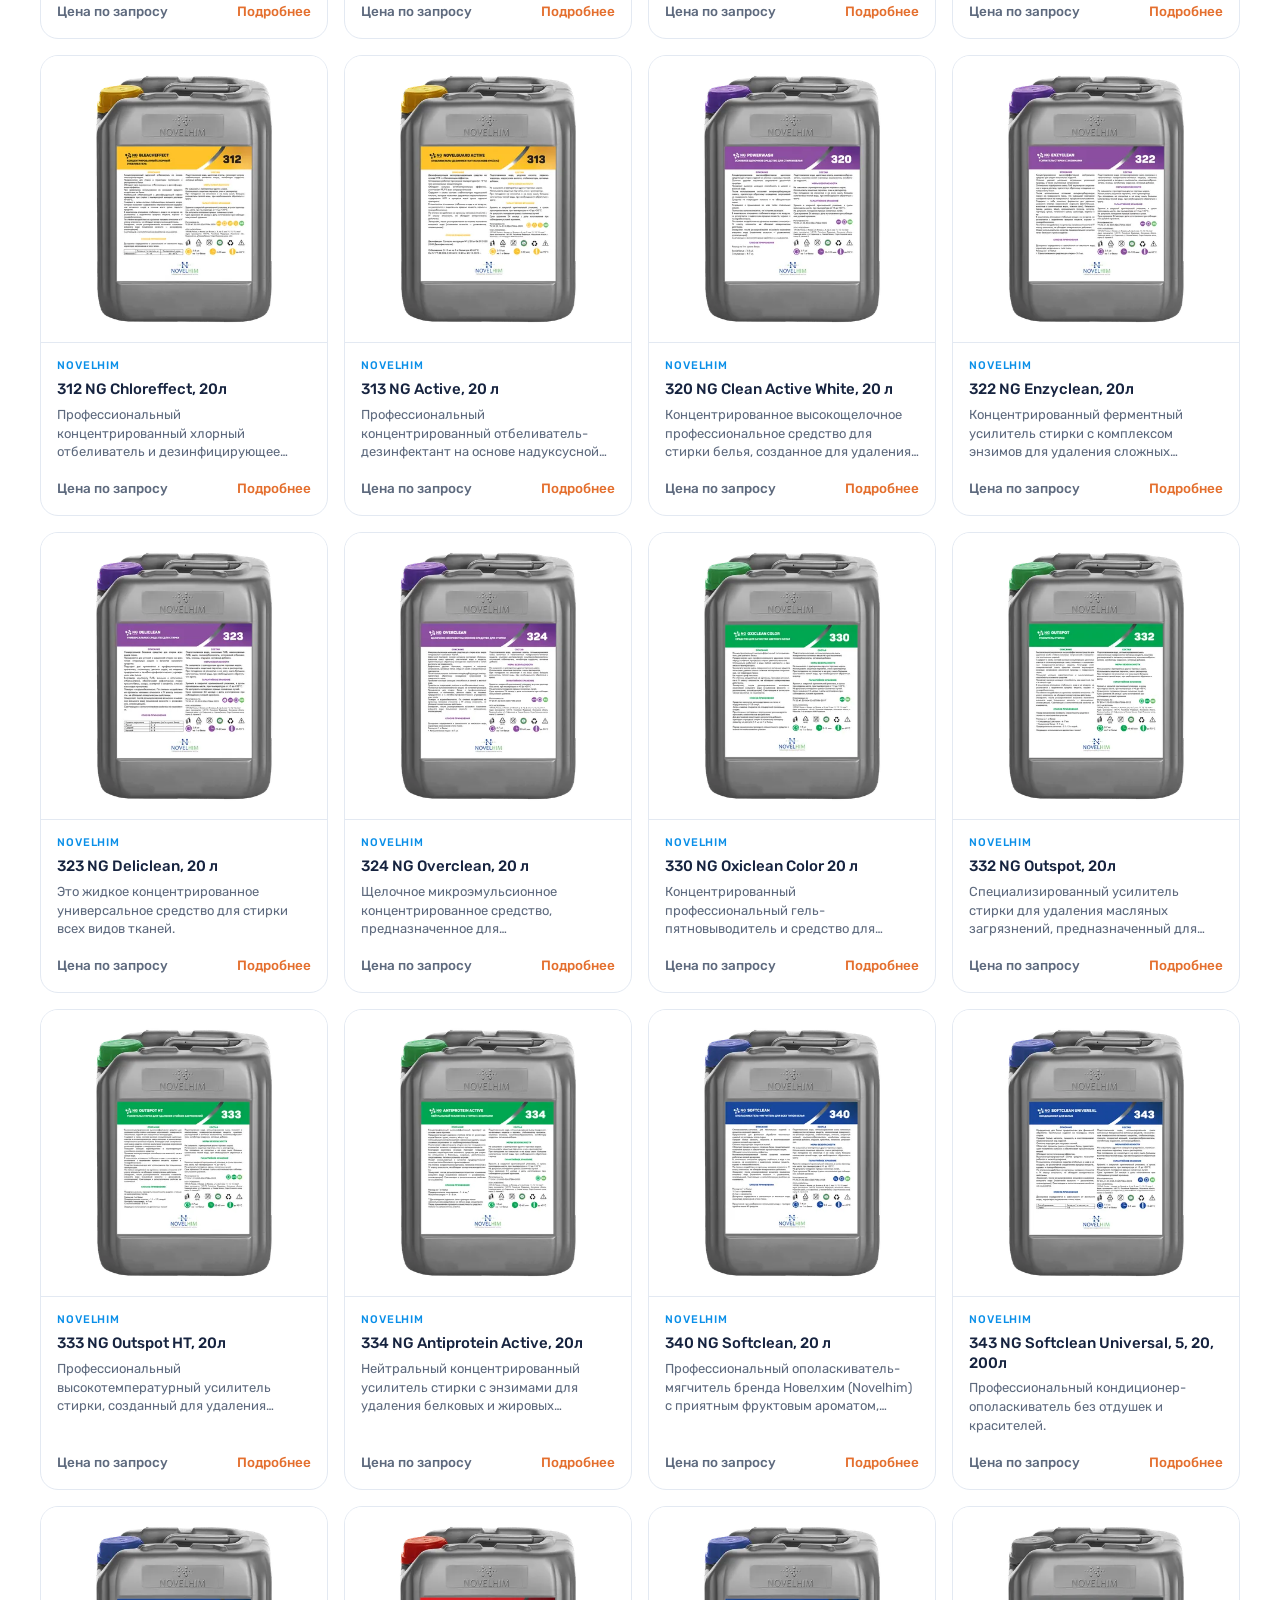
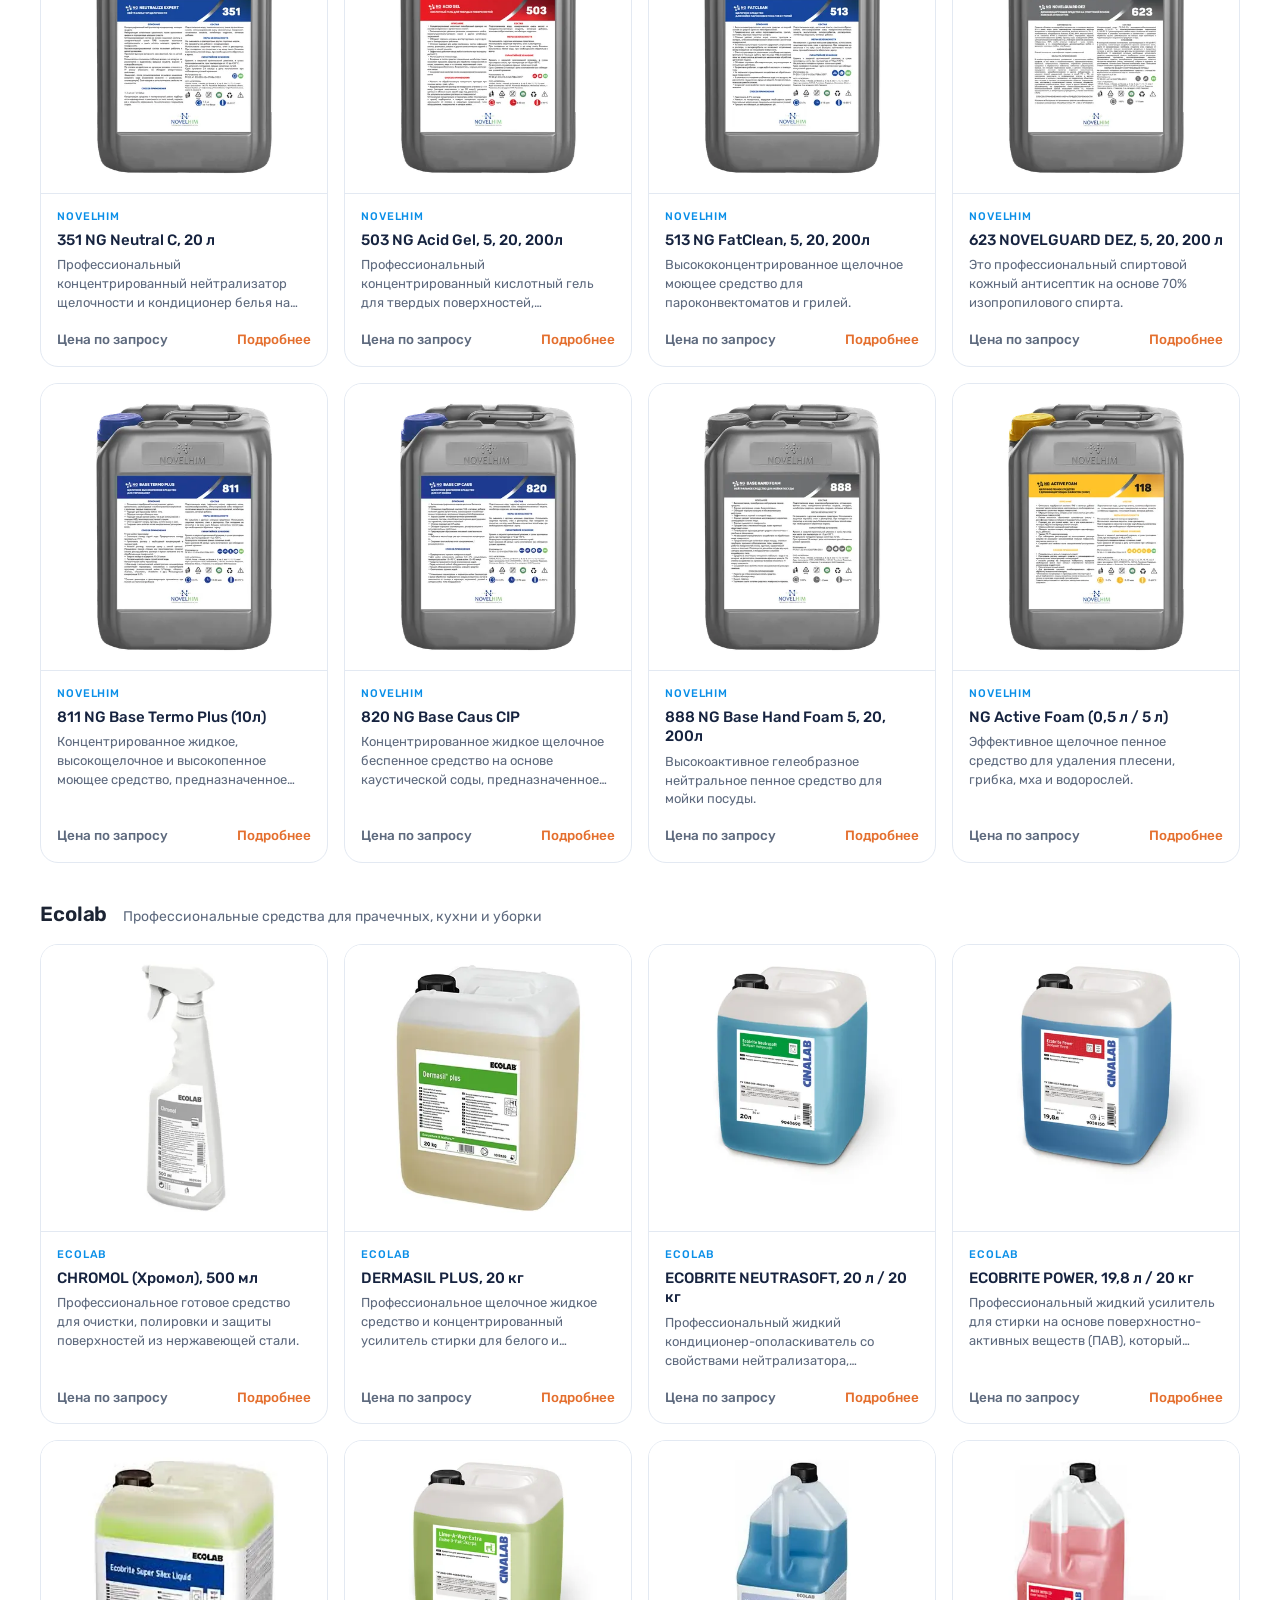
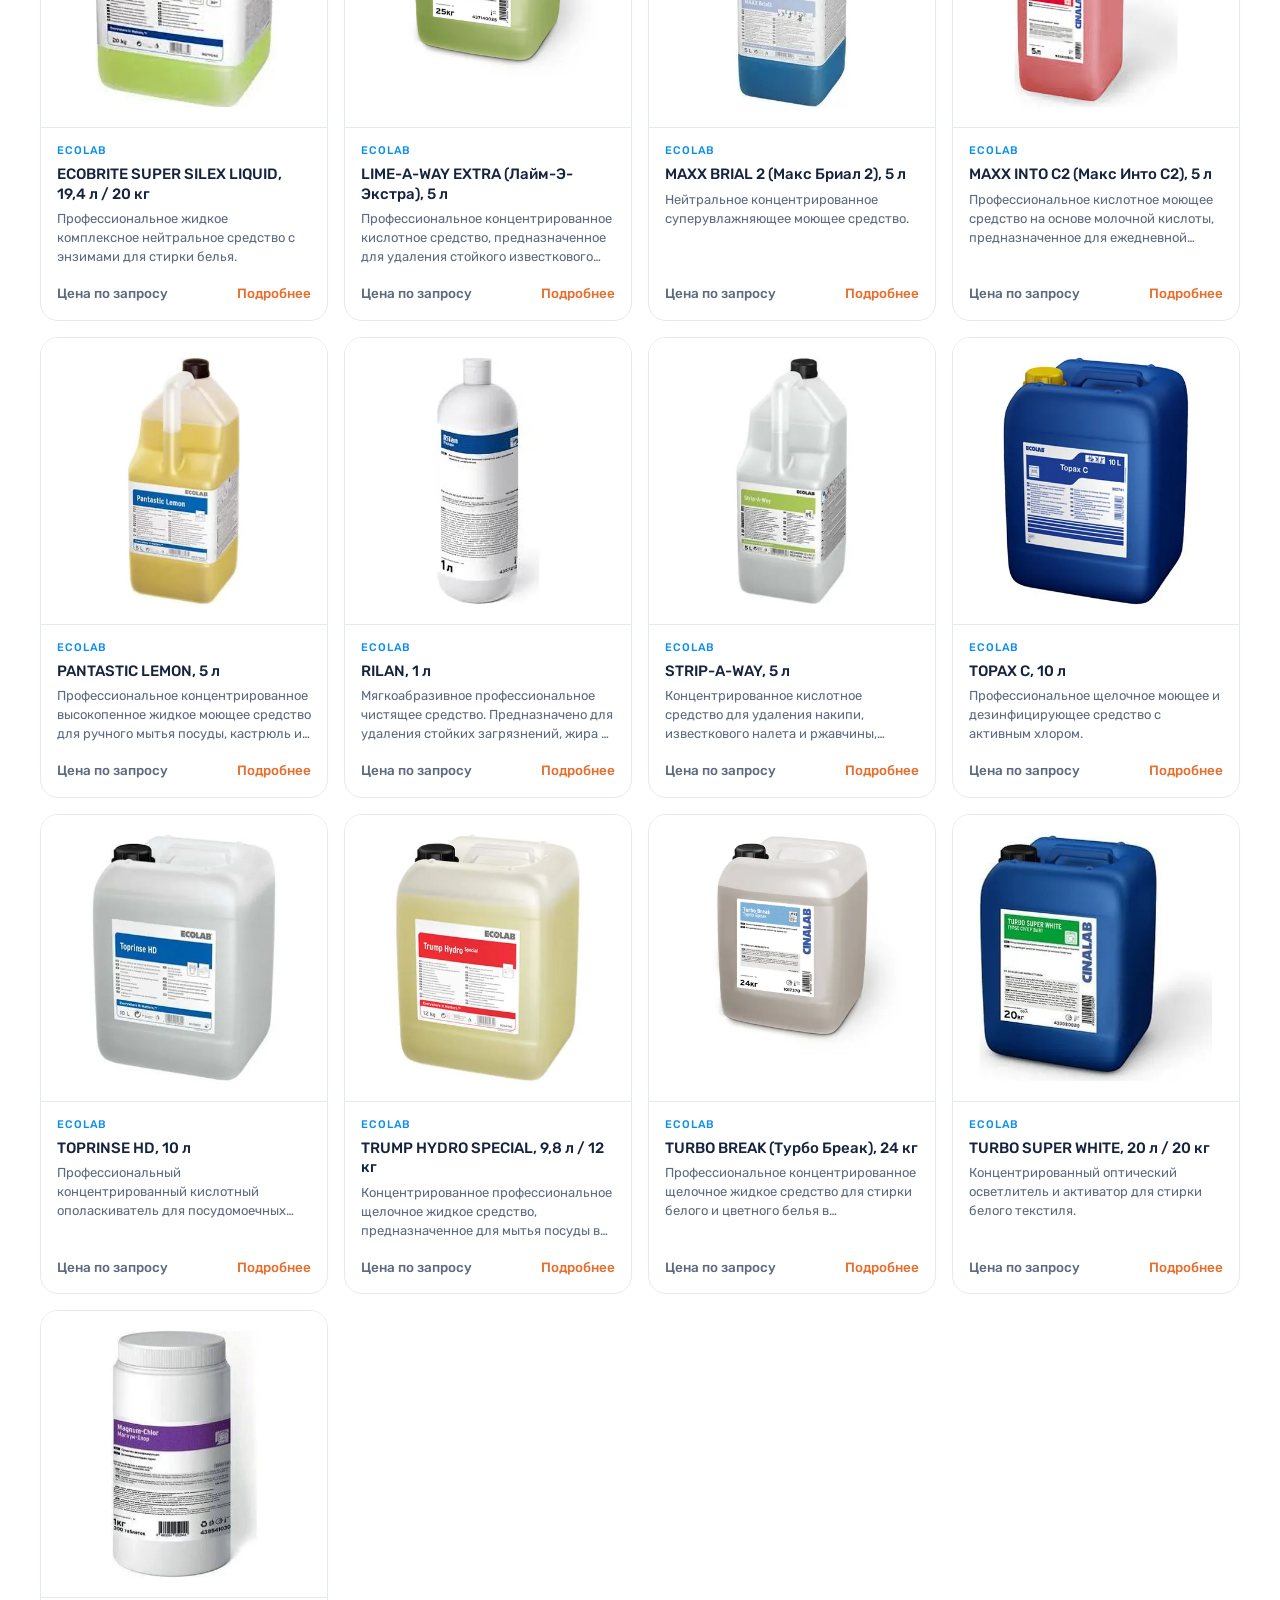
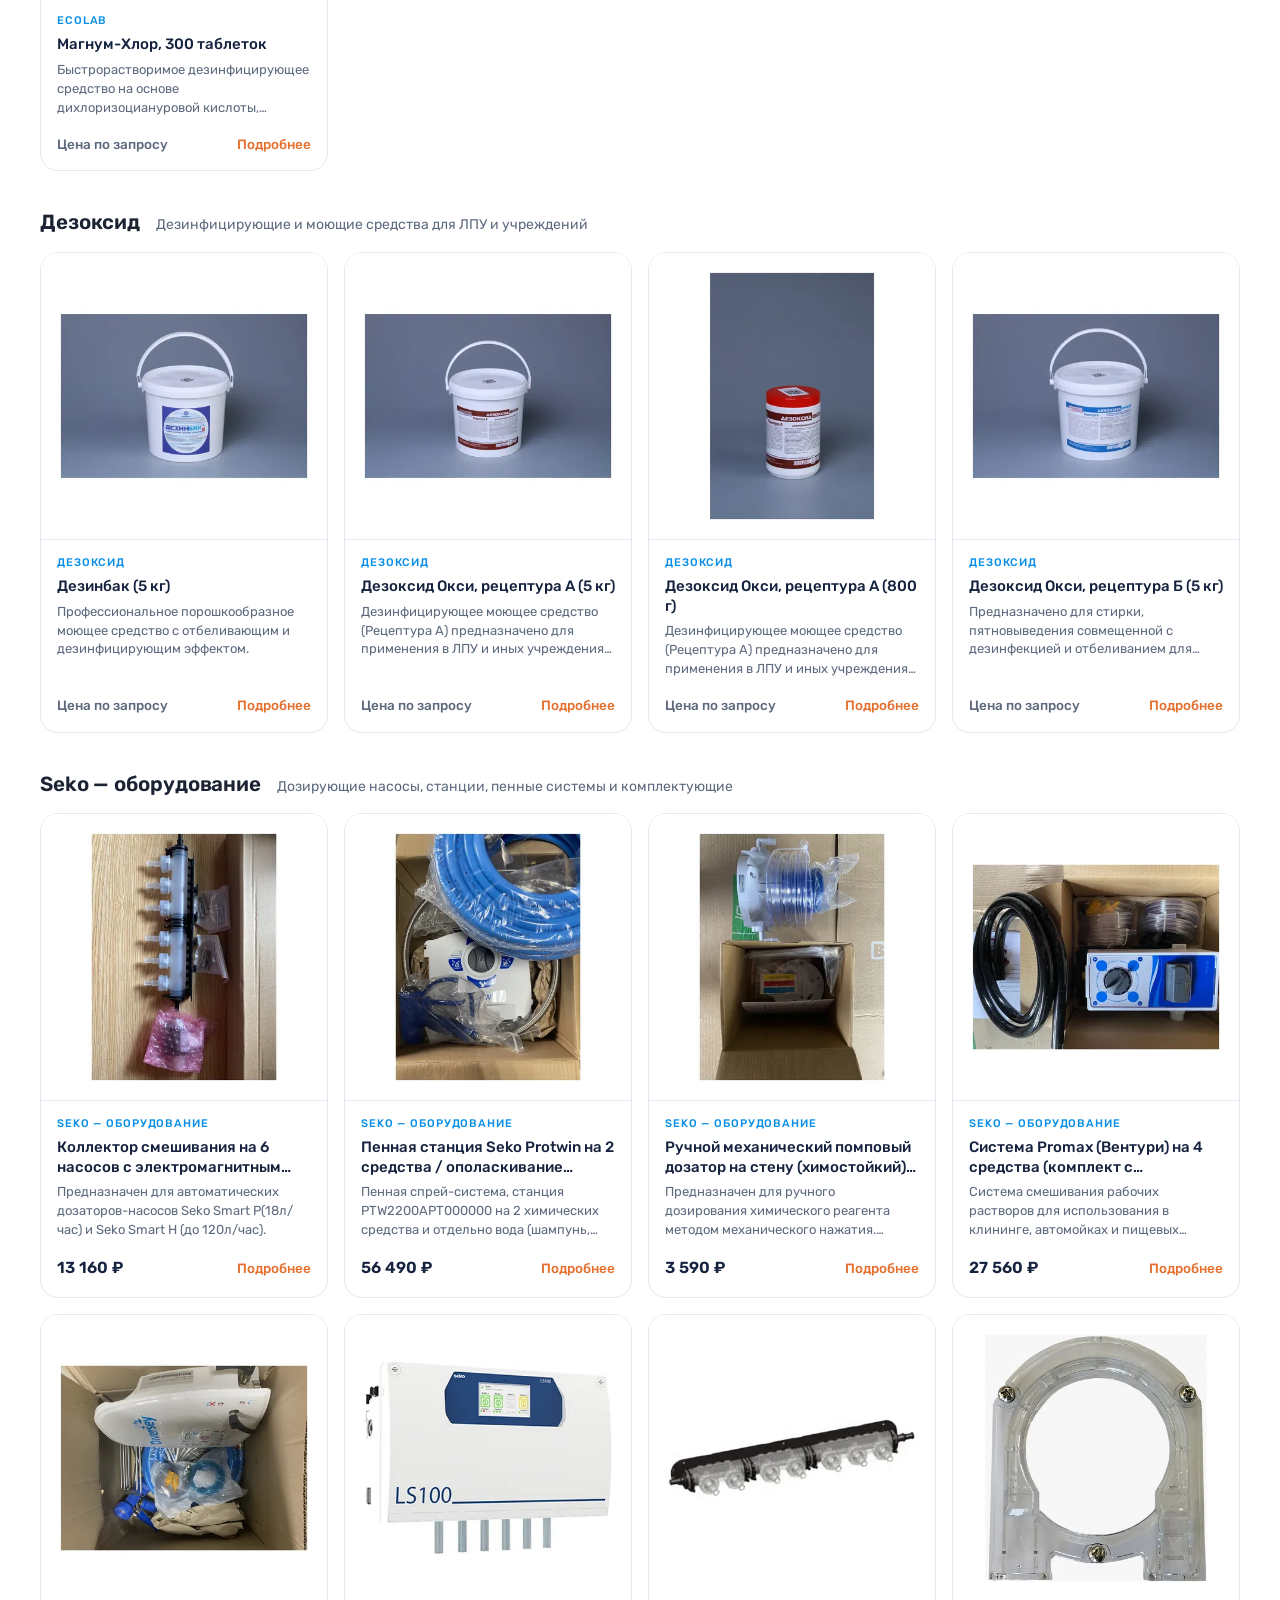
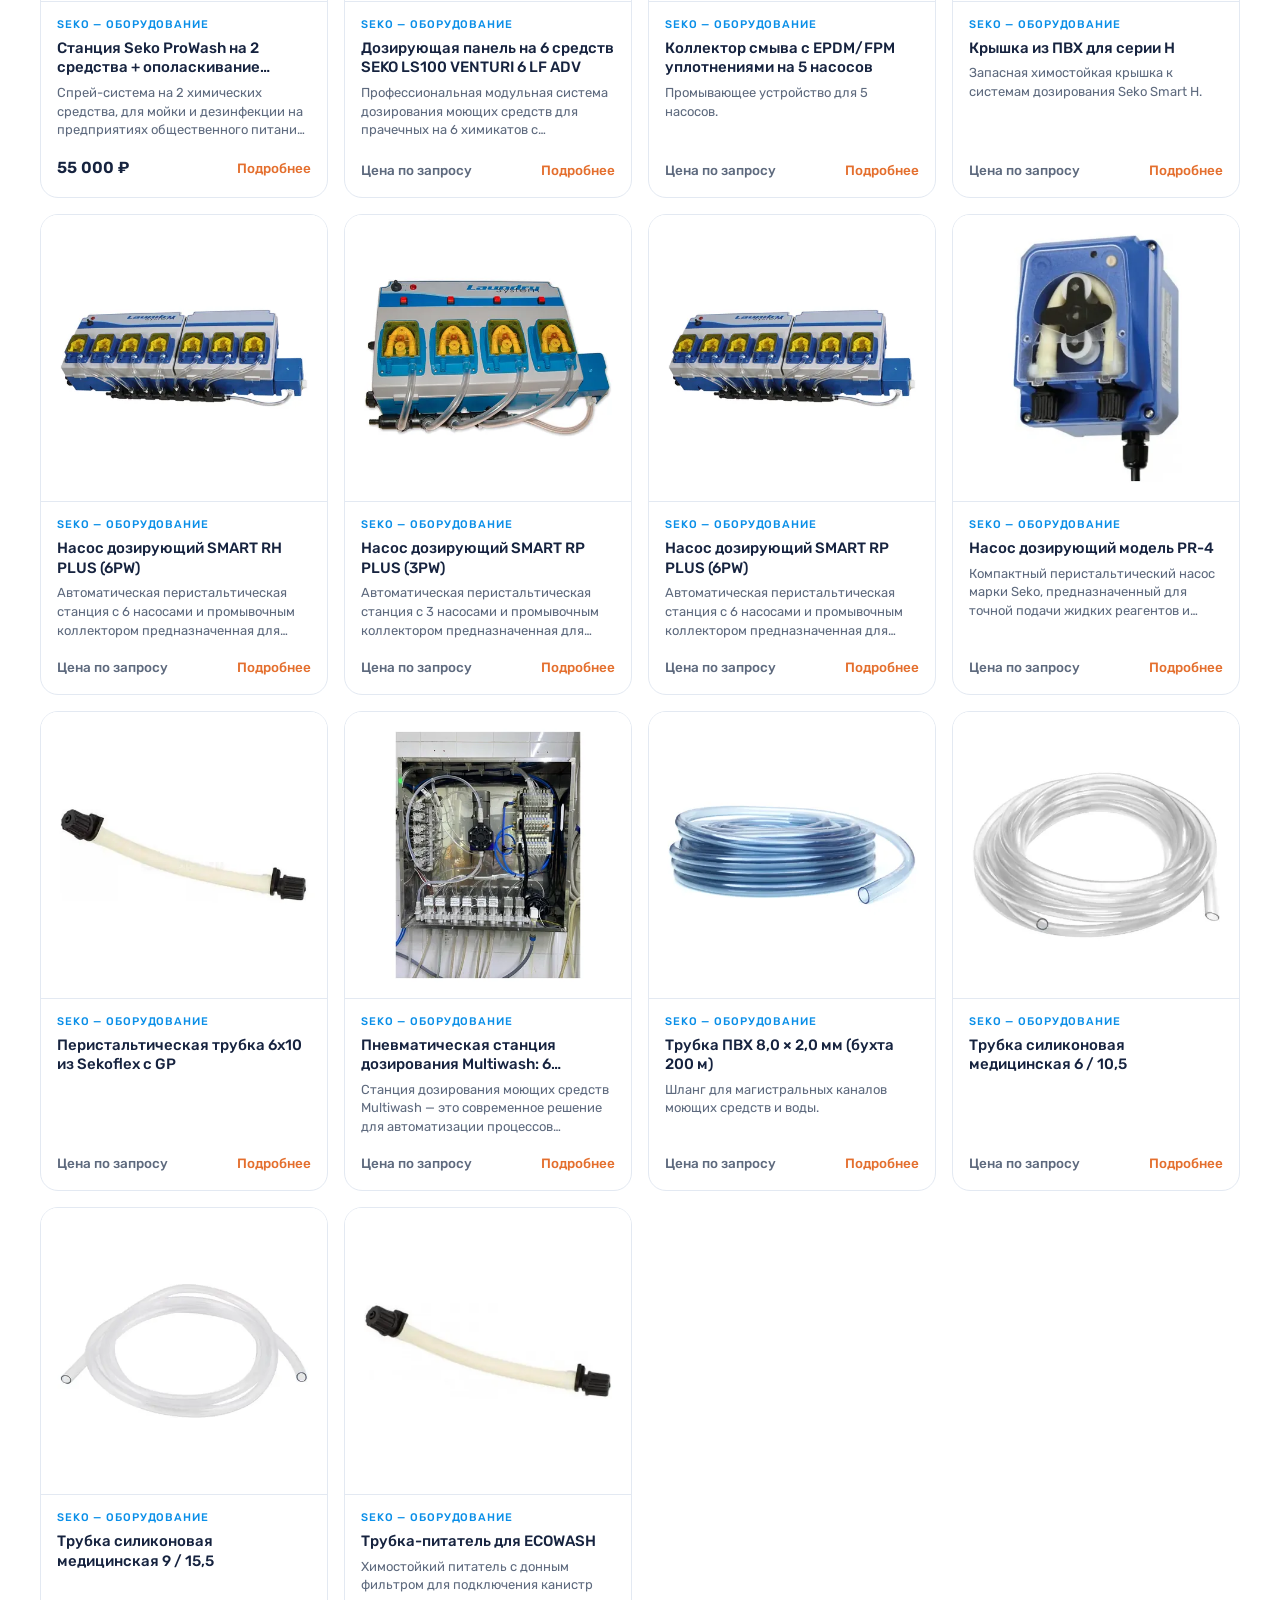
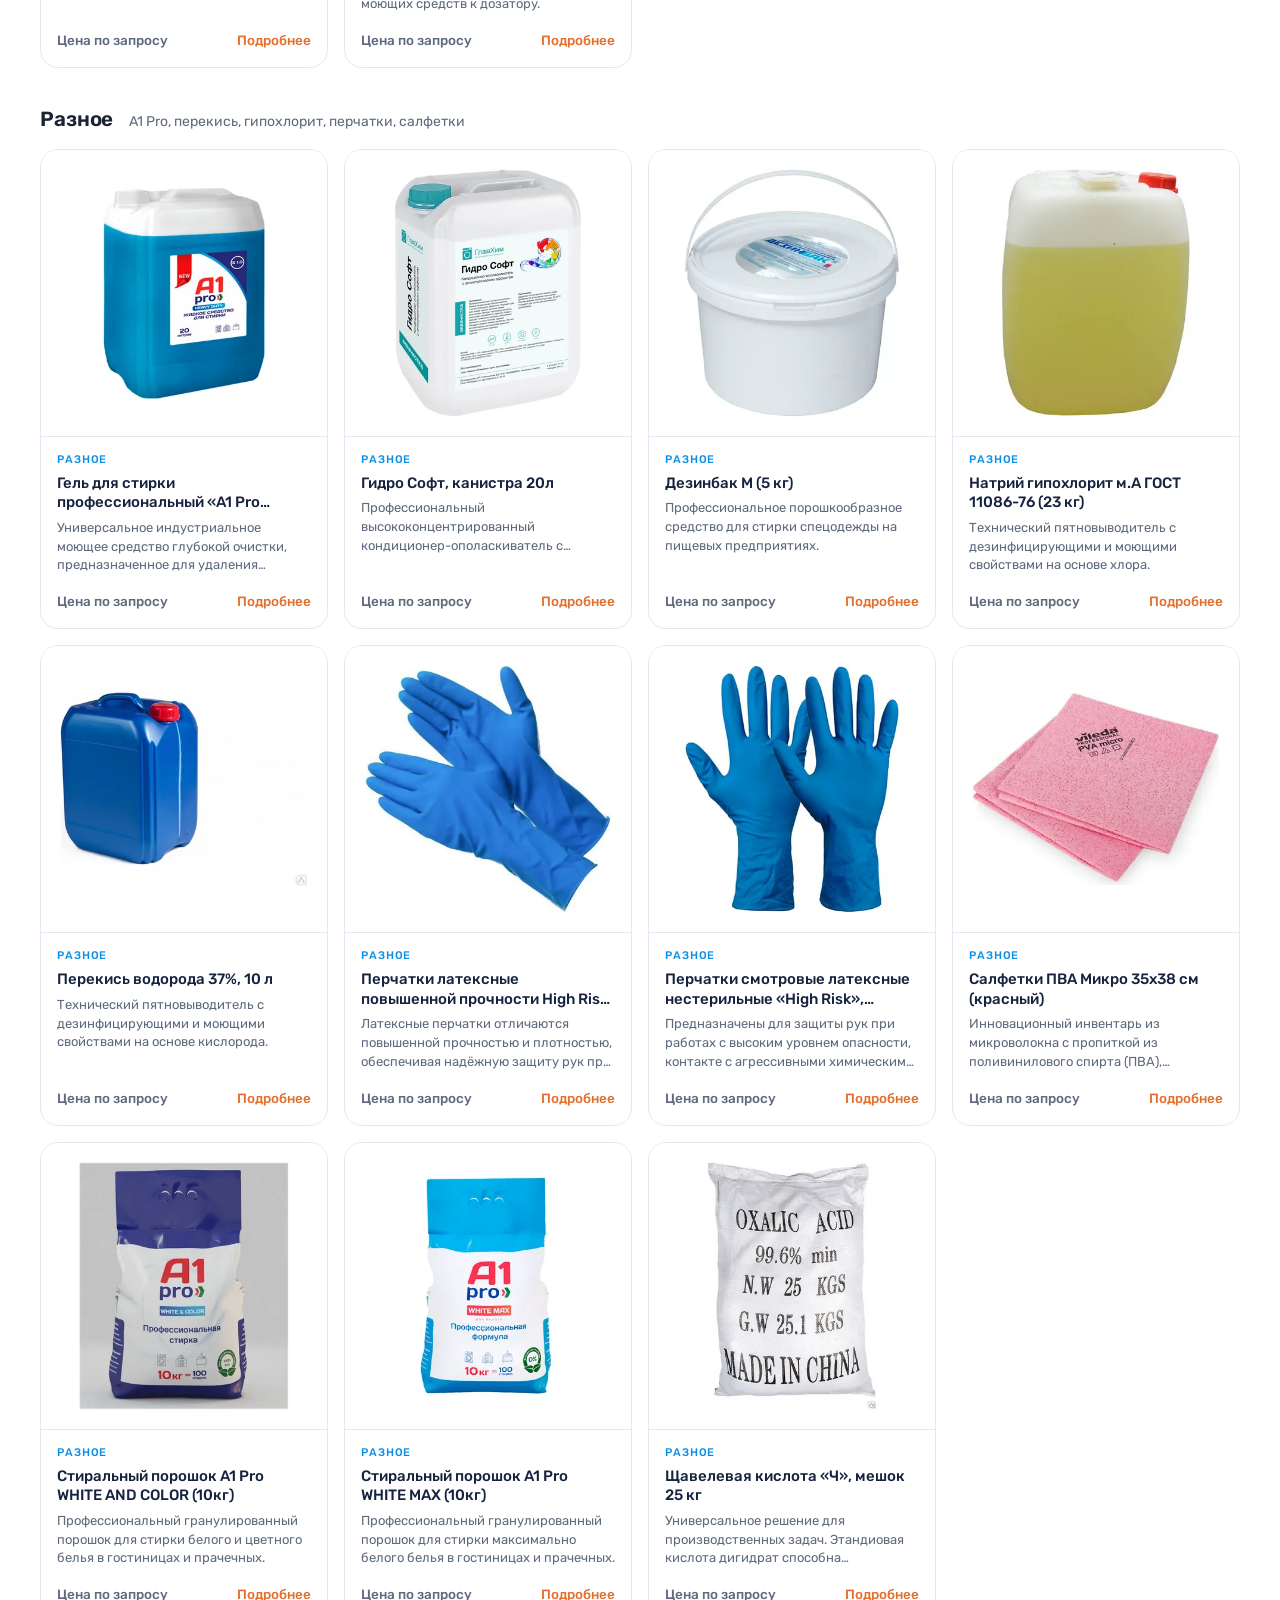
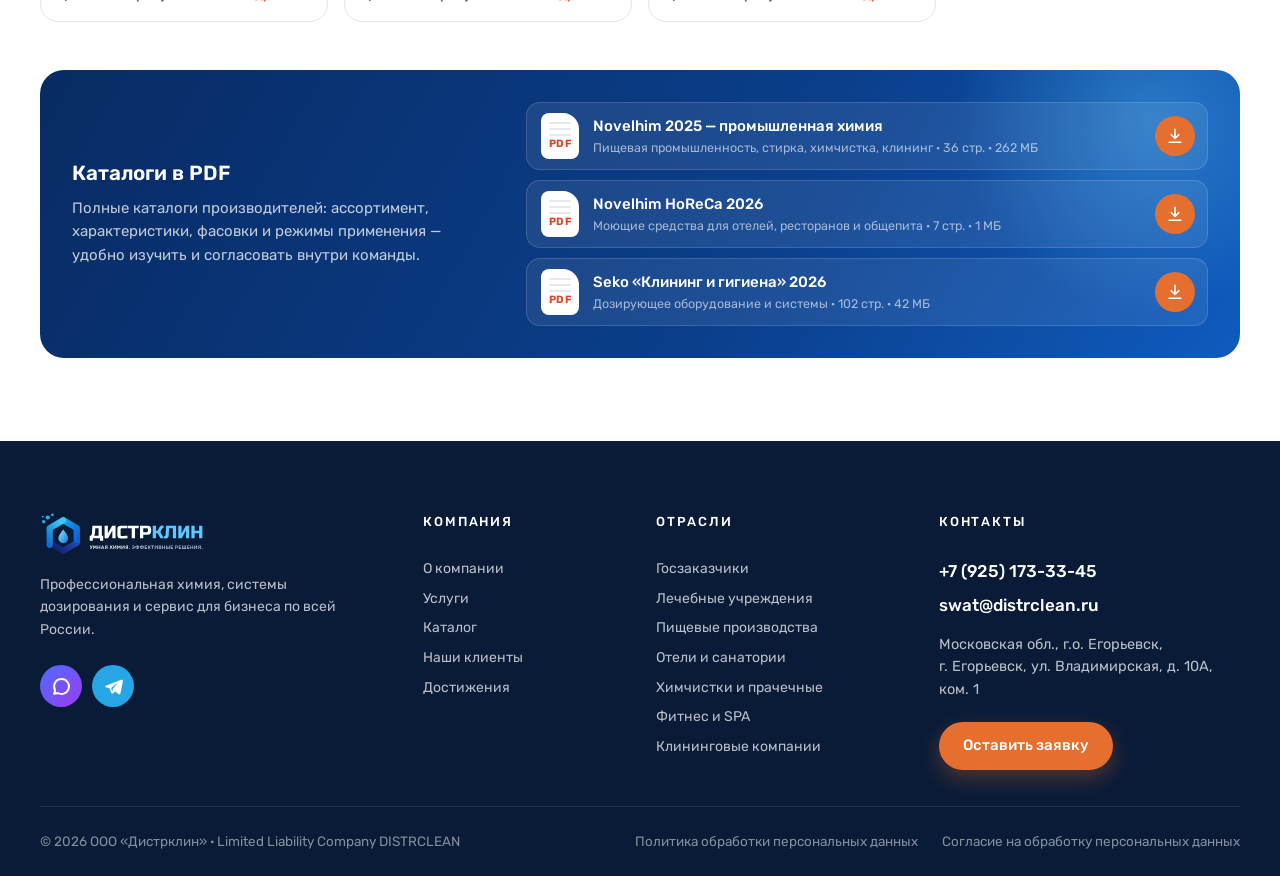
<file: catalog.html>
<!doctype html>
<html lang="ru">
<head>
<meta charset="utf-8">
<meta name="viewport" content="width=device-width, initial-scale=1">
<title>Каталог продукции — Дистрклин</title>
<meta name="description" content="Каталог Дистрклин: профессиональная химия Novelhim, Ecolab, Дезоксид, A1 Pro, дозирующее оборудование Seko, комбо-наборы. Снижаем расходы на профессиональную химию до 30% за счёт умных автоматизированных технологий и систем дозирования. Для ЛПУ, HoReCa, пищевых производств, химчисток и прачечных.">
<meta name="theme-color" content="#0B3F8C">
<link rel="icon" href="assets/img/logo-mark.svg" type="image/svg+xml">
<link rel="preconnect" href="https://fonts.googleapis.com">
<link rel="preconnect" href="https://fonts.gstatic.com" crossorigin>
<link href="https://fonts.googleapis.com/css2?family=Rubik:wght@400;500;600;700&display=swap" rel="stylesheet">
<link rel="stylesheet" href="css/style.css">
</head>
<body>
<div class="preloader" aria-hidden="true">
  <div class="preloader__inner">
    <img src="assets/img/logo-mark.svg" alt="" width="64" height="64" class="preloader__mark">
    <div class="preloader__bar"><span></span></div>
  </div>
</div>
<script>(function(){var d=document.documentElement,t0=Date.now(),done=false;d.classList.add('is-loading');
function hide(){if(done)return;done=true;setTimeout(function(){d.classList.remove('is-loading');d.classList.add('is-loaded');},Math.max(0,800-(Date.now()-t0)));}
window.addEventListener('load',hide);setTimeout(hide,3000);})();</script>

<!-- ============ ШАПКА ============ -->
<header class="header" id="top">
  <div class="header__bar container">
    <a class="header__logo" href="index.html#top" aria-label="Дистрклин — на главную">
      <img src="assets/img/logo.svg" alt="Дистрклин" width="230" height="52">
    </a>
    <nav class="nav" aria-label="Основное меню">
      <a href="index.html#about">О компании</a>
      <a href="index.html#offer">Услуги</a>
      <a href="catalog.html" aria-current="page">Каталог</a>
      <a href="index.html#clients">Наши клиенты</a>
      <a href="index.html#awards">Достижения</a>
    </nav>
    <div class="header__actions">
      <button class="icon-btn icon-btn--search" type="button" data-search-open aria-label="Поиск по сайту" aria-expanded="false" aria-controls="search-panel">
        <svg viewBox="0 0 24 24" aria-hidden="true"><circle cx="11" cy="11" r="6.5" fill="none" stroke="currentColor" stroke-width="2"/><path d="m16 16 4.5 4.5" fill="none" stroke="currentColor" stroke-width="2" stroke-linecap="round"/></svg>
      </button>
      <a class="header__phone" href="tel:+79251733345">+7 (925) 173-33-45</a>
      <a class="icon-btn icon-btn--max" href="#" aria-label="Написать в MAX" title="MAX">
        <svg viewBox="0 0 24 24" aria-hidden="true"><path d="M12 3.5a8.5 8.5 0 0 0-7.4 12.7L3.5 20.5l4.4-1.1A8.5 8.5 0 1 0 12 3.5Z" fill="none" stroke="currentColor" stroke-width="2.2" stroke-linejoin="round"/></svg>
      </a>
      <a class="icon-btn icon-btn--tg" href="#" aria-label="Написать в Telegram" title="Telegram">
        <svg viewBox="0 0 24 24" aria-hidden="true"><path d="M20.7 4.3 3.4 11c-1 .4-1 1.6 0 1.9l4.3 1.4 1.7 5.2c.3.8 1.3 1 1.9.4l2.4-2.3 4.4 3.2c.7.5 1.6.1 1.8-.7l2.9-14.3c.2-1-.8-1.8-1.7-1.5ZM9.2 13.7l8-6.1-6.2 7.3-.3 2.9-1.5-4.1Z" fill="currentColor"/></svg>
      </a>
      <a class="btn btn--primary btn--sm header__cta" href="index.html#contact">Оставить заявку</a>
      <button class="burger" type="button" aria-label="Открыть меню" aria-expanded="false" aria-controls="mobile-menu"><span></span><span></span></button>
    </div>
  </div>
  <div class="search-panel" id="search-panel" hidden>
    <form class="search" role="search" action="catalog.html">
      <svg class="search__icon" viewBox="0 0 24 24" aria-hidden="true"><circle cx="11" cy="11" r="6.5" fill="none" stroke="currentColor" stroke-width="2"/><path d="m16 16 4.5 4.5" fill="none" stroke="currentColor" stroke-width="2" stroke-linecap="round"/></svg>
      <input class="search__input" type="search" name="q" placeholder="Поиск: товар, бренд, оборудование, отрасль…" autocomplete="off" aria-label="Поиск по сайту">
      <button class="search__close" type="button" data-search-close aria-label="Закрыть поиск">×</button>
    </form>
    <div class="search__suggest">
      <p class="search__label">Часто ищут</p>
      <div class="search__chips">
        <button type="button" class="search__chip">Комбо-набор</button>
        <button type="button" class="search__chip">Перекись водорода</button>
        <button type="button" class="search__chip">Насос дозирующий</button>
        <button type="button" class="search__chip">Усилитель стирки</button>
        <button type="button" class="search__chip">Пенная станция</button>
      </div>
    </div>
    <ul class="search__results" aria-live="polite"></ul>
  </div>
  <div class="mobile-menu" id="mobile-menu" hidden>
    <nav aria-label="Мобильное меню">
      <a href="index.html#about">О компании</a>
      <a href="index.html#offer">Услуги</a>
      <a href="catalog.html" aria-current="page">Каталог</a>
      <a href="index.html#clients">Наши клиенты</a>
      <a href="index.html#awards">Достижения</a>
    </nav>
    <a class="mobile-menu__phone" href="tel:+79251733345">+7 (925) 173-33-45</a>
    <a class="btn btn--primary" href="index.html#contact">Оставить заявку</a>
  </div>
</header>

<main class="page-catalog">
<section class="catalog-hero">
  <div class="container">
    <nav class="crumbs" aria-label="Хлебные крошки"><a href="index.html">Главная</a><span>/</span><span>Каталог</span></nav>
    <div class="catalog-hero__row">
      <div>
        <h1 class="h2">Каталог продукции</h1>
        <p class="catalog-hero__lead">Профессиональная химия, дозирующее оборудование и&nbsp;готовые наборы. Цены и&nbsp;наличие уточняйте у&nbsp;менеджера&nbsp;— подберём решение под ваш объект.</p>
      </div>
      <a class="btn btn--outline" href="#downloads">
        <svg viewBox="0 0 24 24" aria-hidden="true"><path d="M12 4v11m0 0-4.5-4.5M12 15l4.5-4.5M5 19.5h14" fill="none" stroke="currentColor" stroke-width="2" stroke-linecap="round" stroke-linejoin="round"/></svg>
        PDF-каталоги
      </a>
    </div>
  </div>
</section>

<div class="cat-toolbar">
  <div class="container cat-toolbar__inner">
    <label class="cat-search">
      <svg viewBox="0 0 24 24" aria-hidden="true"><circle cx="11" cy="11" r="6.5" fill="none" stroke="currentColor" stroke-width="2"/><path d="m16 16 4.5 4.5" fill="none" stroke="currentColor" stroke-width="2" stroke-linecap="round"/></svg>
      <input class="cat-search__input" type="search" placeholder="Найти в каталоге" aria-label="Поиск по каталогу" autocomplete="off">
    </label>
    <div class="cat-filter" role="group" aria-label="Разделы каталога"></div>
    <span class="cat-count" aria-live="polite"></span>
  </div>
</div>

<section class="catalog-list">
  <div class="container">
    <div id="catalog-root"></div>
    <div class="downloads" id="downloads">
      <div class="downloads__intro">
        <h3 class="h3">Каталоги в&nbsp;PDF</h3>
        <p>Полные каталоги производителей: ассортимент, характеристики, фасовки и&nbsp;режимы применения — удобно изучить и&nbsp;согласовать внутри команды.</p>
      </div>
      <ul class="downloads__list">
        <li class="dl-row">
          <a class="dl" href="https://github.com/depresar/Distrclean/releases/download/Catalog/2025.1.pdf" download>
            <span class="dl__icon" aria-hidden="true">PDF</span>
            <span class="dl__text"><span class="dl__name">Novelhim 2025 — промышленная химия</span><span class="dl__meta">Пищевая промышленность, стирка, химчистка, клининг · 36 стр. · 262 МБ</span></span>
            <span class="dl__btn" aria-hidden="true"><svg viewBox="0 0 24 24"><path d="M12 4v11m0 0-4.5-4.5M12 15l4.5-4.5M5 19.5h14" fill="none" stroke="currentColor" stroke-width="2" stroke-linecap="round" stroke-linejoin="round"/></svg></span>
          </a>
        </li>
        <li class="dl-row">
          <a class="dl" href="https://github.com/depresar/Distrclean/releases/download/Catalog/HoReCa.2026.pdf" download>
            <span class="dl__icon" aria-hidden="true">PDF</span>
            <span class="dl__text"><span class="dl__name">Novelhim HoReCa 2026</span><span class="dl__meta">Моющие средства для отелей, ресторанов и общепита · 7 стр. · 1 МБ</span></span>
            <span class="dl__btn" aria-hidden="true"><svg viewBox="0 0 24 24"><path d="M12 4v11m0 0-4.5-4.5M12 15l4.5-4.5M5 19.5h14" fill="none" stroke="currentColor" stroke-width="2" stroke-linecap="round" stroke-linejoin="round"/></svg></span>
          </a>
        </li>
        <li class="dl-row">
          <a class="dl" href="https://github.com/depresar/Distrclean/releases/download/Catalog/SEKO.2026.C_H.Catalogue.RU.V07_HR.pdf" download>
            <span class="dl__icon" aria-hidden="true">PDF</span>
            <span class="dl__text"><span class="dl__name">Seko «Клининг и гигиена» 2026</span><span class="dl__meta">Дозирующее оборудование и системы · 102 стр. · 42 МБ</span></span>
            <span class="dl__btn" aria-hidden="true"><svg viewBox="0 0 24 24"><path d="M12 4v11m0 0-4.5-4.5M12 15l4.5-4.5M5 19.5h14" fill="none" stroke="currentColor" stroke-width="2" stroke-linecap="round" stroke-linejoin="round"/></svg></span>
          </a>
        </li>
      </ul>
    </div>
  </div>
</section>

<div class="pmodal" hidden role="dialog" aria-modal="true" aria-labelledby="pmodal-title">
  <div class="pmodal__box">
    <button class="pmodal__close" type="button" aria-label="Закрыть">×</button>
    <div class="pmodal__body"></div>
  </div>
</div>
</main>
<!-- ============ ПОДВАЛ ============ -->
<footer class="footer">
  <div class="container">
    <div class="footer__top">
      <div class="footer__brand">
        <img src="assets/img/logo-white.svg" alt="Дистрклин" width="230" height="52">
        <p>Профессиональная химия, системы дозирования и&nbsp;сервис для бизнеса по&nbsp;всей России.</p>
        <div class="footer__social">
          <a class="icon-btn icon-btn--max" href="#" aria-label="MAX"><svg viewBox="0 0 24 24"><path d="M12 3.5a8.5 8.5 0 0 0-7.4 12.7L3.5 20.5l4.4-1.1A8.5 8.5 0 1 0 12 3.5Z" fill="none" stroke="currentColor" stroke-width="2.2" stroke-linejoin="round"/></svg></a>
          <a class="icon-btn icon-btn--tg" href="#" aria-label="Telegram"><svg viewBox="0 0 24 24"><path d="M20.7 4.3 3.4 11c-1 .4-1 1.6 0 1.9l4.3 1.4 1.7 5.2c.3.8 1.3 1 1.9.4l2.4-2.3 4.4 3.2c.7.5 1.6.1 1.8-.7l2.9-14.3c.2-1-.8-1.8-1.7-1.5ZM9.2 13.7l8-6.1-6.2 7.3-.3 2.9-1.5-4.1Z" fill="currentColor"/></svg></a>
        </div>
      </div>
      <nav class="footer__col" aria-label="Разделы">
        <p class="footer__h">Компания</p>
        <a href="index.html#about">О компании</a>
        <a href="index.html#offer">Услуги</a>
        <a href="catalog.html">Каталог</a>
        <a href="index.html#clients">Наши клиенты</a>
        <a href="index.html#awards">Достижения</a>
      </nav>
      <nav class="footer__col" aria-label="Отрасли">
        <p class="footer__h">Отрасли</p>
        <a href="index.html#sector-1" data-goto-sector="0">Госзаказчики</a>
        <a href="index.html#sector-2" data-goto-sector="1">Лечебные учреждения</a>
        <a href="index.html#sector-3" data-goto-sector="2">Пищевые производства</a>
        <a href="index.html#sector-4" data-goto-sector="3">Отели и санатории</a>
        <a href="index.html#sector-5" data-goto-sector="4">Химчистки и прачечные</a>
        <a href="index.html#sector-6" data-goto-sector="5">Фитнес и SPA</a>
        <a href="index.html#sector-7" data-goto-sector="6">Клининговые компании</a>
      </nav>
      <div class="footer__col footer__contacts">
        <p class="footer__h">Контакты</p>
        <a class="footer__big" href="tel:+79251733345">+7 (925) 173-33-45</a>
        <a class="footer__big" href="mailto:swat@distrclean.ru">swat@distrclean.ru</a>
        <p class="footer__addr">Московская обл., г.о. Егорьевск,<br>г. Егорьевск, ул. Владимирская, д.&nbsp;10А, ком.&nbsp;1</p>
        <a class="btn btn--primary" href="index.html#contact">Оставить заявку</a>
      </div>
    </div>
    <div class="footer__bottom">
      <span>© 2026 ООО «Дистрклин» · Limited Liability Company DISTRCLEAN</span>
      <span class="footer__links">
        <a href="#">Политика обработки персональных данных</a>
        <a href="#">Согласие на обработку персональных данных</a>
      </span>
    </div>
  </div>
</footer>

<script src="js/products.js"></script>
<script src="js/search.js"></script>
<script src="js/catalog.js"></script>
<script>
var b=document.querySelector('.burger'),m=document.getElementById('mobile-menu');
b.addEventListener('click',function(){var o=m.hidden;m.hidden=!o;b.setAttribute('aria-expanded',String(o));});
m.addEventListener('click',function(e){if(e.target.closest('a')){m.hidden=true;b.setAttribute('aria-expanded','false');}});
window.addEventListener('scroll',function(){document.querySelector('.header').classList.toggle('is-scrolled',scrollY>20)},{passive:true});
</script>
</body>
</html>
</file>
<file: css/style.css>
/* =========================================================
   Дистрклин — стили
   Палитра и шрифт — как на исходном сайте (Rubik, оранжевый CTA,
   синий бренд, светло-голубые и тёмные плашки)
   ========================================================= */

:root {
  --orange: #E46F2E;
  --orange-hover: #CF5E1F;
  --blue: #0A8FE8;
  --blue-deep: #0B3F8C;
  --blue-ink: #082B63;
  --navy: #16233F;
  --ink: #1C2433;
  --muted: #5E6A7E;
  --line: #E3E9F2;
  --sky: #E8F2FD;
  --sky-2: #F4F8FD;
  --dark: #1F2329;
  --dark-2: #2A2F37;
  --white: #fff;

  --radius-lg: 24px;
  --radius: 18px;
  --radius-sm: 14px;

  --container: 1200px;
  --gutter: clamp(16px, 4vw, 40px);
  --section: clamp(56px, 6.5vw, 92px);

  --shadow: 0 10px 30px rgba(16, 35, 70, .08);
  --shadow-lg: 0 24px 60px rgba(16, 35, 70, .14);
  --ease: cubic-bezier(.2, .7, .2, 1);
}

*, *::before, *::after { box-sizing: border-box; }
html { scroll-behavior: smooth; scroll-padding-top: 110px; -webkit-text-size-adjust: 100%; }
body {
  margin: 0;
  font-family: "Rubik", system-ui, -apple-system, "Segoe UI", sans-serif;
  font-size: 15px;
  line-height: 1.55;
  color: var(--ink);
  background: var(--white);
  -webkit-font-smoothing: antialiased;
  overflow-x: hidden;
}
img, video, svg { display: block; max-width: 100%; }
a { color: inherit; text-decoration: none; }
button { font: inherit; color: inherit; cursor: pointer; border: 0; background: none; padding: 0; }
h1, h2, h3, p { margin: 0; }
ul { margin: 0; padding: 0; list-style: none; }
:focus-visible { outline: 3px solid var(--blue); outline-offset: 3px; border-radius: 6px; }

.container { width: 100%; max-width: calc(var(--container) + var(--gutter) * 2); margin: 0 auto; padding: 0 var(--gutter); }
.section { padding: var(--section) 0; }
.section--tint { background: var(--sky-2); }
.section--dark { background: var(--dark); color: #fff; }
#clients { padding: clamp(48px, 5vw, 72px) 0; }
#clients .section-head { max-width: none; }

/* ---------- Типографика ---------- */
.eyebrow {
  display: inline-flex; align-items: center; gap: 10px;
  font-size: 12px; font-weight: 500; letter-spacing: .14em; text-transform: uppercase;
  color: var(--blue); margin-bottom: 12px;
}
.eyebrow::before { content: ""; width: 22px; height: 2px; background: currentColor; border-radius: 2px; }
.eyebrow--light { color: #6CC4FF; }
.h2 {
  font-size: clamp(24px, 2.5vw, 34px); line-height: 1.12; font-weight: 600;
  letter-spacing: -.01em; text-transform: uppercase; text-wrap: balance;
}
.h3 { font-size: clamp(19px, 1.6vw, 22px); line-height: 1.15; font-weight: 600; letter-spacing: -.005em; }
.lead { font-size: 16px; line-height: 1.6; }
.accent { color: var(--orange); }

.section-head { margin-bottom: clamp(24px, 2.6vw, 36px); max-width: 820px; }
.section-head--row { display: flex; justify-content: space-between; align-items: flex-end; gap: 24px; max-width: none; }

/* ---------- Кнопки ---------- */
.btn {
  display: inline-flex; align-items: center; justify-content: center; gap: 10px;
  height: 48px; padding: 0 24px; border-radius: 999px;
  font-weight: 500; font-size: 15px; white-space: nowrap;
  transition: background .25s var(--ease), color .25s, transform .25s var(--ease), box-shadow .25s;
}
.btn svg { width: 20px; height: 20px; }
.btn--primary { background: var(--orange); color: #fff; box-shadow: 0 8px 22px rgba(228, 111, 46, .32); }
.btn--primary:hover { background: var(--orange-hover); transform: translateY(-2px); }
.btn--glass { color: #fff; background: rgba(255,255,255,.12); border: 1px solid rgba(255,255,255,.35); backdrop-filter: blur(10px); -webkit-backdrop-filter: blur(10px); }
.btn--glass:hover { background: rgba(255,255,255,.22); }
.btn--dark { background: var(--navy); color: #fff; }
.btn--sm { height: 42px; padding: 0 20px; font-size: 14.5px; }
.btn--lg { height: 54px; padding: 0 30px; font-size: 16px; }
.btn--block { width: 100%; }

.icon-btn {
  width: 42px; height: 42px; border-radius: 50%;
  display: inline-grid; place-items: center; color: #fff; flex: none;
  transition: transform .25s var(--ease), filter .25s;
}
.icon-btn svg { width: 21px; height: 21px; }
.icon-btn:hover { transform: translateY(-2px); filter: brightness(1.08); }
.icon-btn--max { background: linear-gradient(135deg, #4C6BFF, #9B3DF2); }
.icon-btn--tg { background: #27A6E5; }
.icon-btn--search { background: var(--sky); color: var(--navy); }
.icon-btn--search[aria-expanded="true"] { background: var(--navy); color: #fff; }

.round-btn {
  width: 44px; height: 44px; border-radius: 50%; display: grid; place-items: center;
  border: 1px solid var(--line); background: #fff; color: var(--navy);
  transition: background .2s, color .2s, border-color .2s;
}
.round-btn svg { width: 22px; height: 22px; }
.round-btn:hover { background: var(--navy); border-color: var(--navy); color: #fff; }

.link-arrow { display: inline-flex; align-items: center; gap: 8px; font-weight: 500; color: var(--blue-deep); white-space: nowrap; }
.link-arrow svg { width: 20px; height: 20px; transition: transform .25s var(--ease); }
.link-arrow:hover svg { transform: translateX(4px); }

.chip {
  display: inline-flex; align-items: center; gap: 7px; height: 24px; padding: 0 10px;
  border-radius: 999px; background: var(--sky); color: var(--blue-deep);
  font-size: 11px; font-weight: 500; letter-spacing: .08em; text-transform: uppercase;
}
.chip::before { content: ""; width: 6px; height: 6px; border-radius: 50%; background: var(--blue); }
.chip--hot { background: #FDEDE3; color: #B94F14; }
.chip--hot::before { background: var(--orange); }
.chip--green { background: #E3F6EC; color: #1C7A4A; }
.chip--green::before { background: #22A565; }

/* =========================================================
   ШАПКА
   ========================================================= */
.header { position: fixed; inset: 0 0 auto; z-index: 50; padding-top: 16px; pointer-events: none; }
.header__bar {
  pointer-events: auto;
  display: flex; align-items: center; gap: 24px;
  height: 68px; background: rgba(255,255,255,.96);
  border-radius: 22px; box-shadow: var(--shadow);
  padding-left: 24px; padding-right: 14px;
  width: calc(100% - var(--gutter) * 2);
  max-width: var(--container);
  backdrop-filter: blur(14px); -webkit-backdrop-filter: blur(14px);
  transition: box-shadow .3s, height .3s var(--ease);
}
.header.is-scrolled .header__bar { box-shadow: var(--shadow-lg); height: 62px; }
.header__logo img { height: 46px; width: auto; }
.nav { display: flex; gap: clamp(14px, 1.7vw, 26px); margin-left: auto; }
.nav a { white-space: nowrap; font-size: 14.5px; color: var(--ink); position: relative; padding: 6px 0; transition: color .2s; }
.nav a::after { content: ""; position: absolute; left: 0; right: 0; bottom: 0; height: 2px; background: var(--orange); transform: scaleX(0); transition: transform .3s var(--ease); border-radius: 2px; }
.nav a:hover { color: var(--blue-deep); }
.nav a:hover::after { transform: scaleX(1); }
.header__actions { display: flex; align-items: center; gap: 10px; margin-left: auto; }
.header__phone { font-weight: 600; font-size: 15px; color: var(--navy); margin-right: 8px; white-space: nowrap; }
.header__phone:hover { color: var(--blue); }

.burger { display: none; width: 44px; height: 44px; border-radius: 12px; background: var(--sky); position: relative; }
.burger span { position: absolute; left: 12px; right: 12px; height: 2px; background: var(--navy); border-radius: 2px; transition: transform .3s var(--ease), top .3s var(--ease); }
.burger span:first-child { top: 17px; }
.burger span:last-child { top: 25px; }
.burger[aria-expanded="true"] span:first-child { top: 21px; transform: rotate(45deg); }
.burger[aria-expanded="true"] span:last-child { top: 21px; transform: rotate(-45deg); }

.mobile-menu {
  pointer-events: auto;
  margin: 10px var(--gutter) 0; padding: 24px; border-radius: 22px; background: #fff; box-shadow: var(--shadow-lg);
  display: flex; flex-direction: column; gap: 20px;
}
.mobile-menu[hidden] { display: none; }
.mobile-menu nav { display: flex; flex-direction: column; }
.mobile-menu nav a { padding: 12px 0; font-size: 18px; border-bottom: 1px solid var(--line); }
.mobile-menu__phone { font-size: 20px; font-weight: 600; color: var(--navy); }

/* =========================================================
   ОБЛОЖКА
   ========================================================= */
.hero {
  position: relative; min-height: 100vh; min-height: 100svh;
  display: flex; color: #fff; background: #0E1A2E; overflow: hidden;
}
.hero__video { position: absolute; inset: 0; width: 100%; height: 100%; object-fit: cover; }
.hero__shade {
  position: absolute; inset: 0;
  background:
    linear-gradient(90deg, rgba(8, 20, 42, .82) 0%, rgba(8, 20, 42, .55) 45%, rgba(8, 20, 42, .15) 100%),
    linear-gradient(0deg, rgba(8, 20, 42, .85) 0%, rgba(8, 20, 42, 0) 45%);
}
.hero__inner {
  position: relative; z-index: 1;
  display: flex; flex-direction: column; justify-content: flex-end; gap: clamp(22px, 4.5vh, 56px);
  padding-top: 110px; padding-bottom: clamp(20px, 3.5vh, 40px);
}
.hero__content { max-width: 760px; }
.hero__tags { display: flex; flex-wrap: wrap; gap: 6px; margin-bottom: clamp(14px, 2.4vh, 24px); }
.hero__tags li {
  height: 30px; display: inline-flex; align-items: center; padding: 0 13px; border-radius: 999px;
  font-size: 13px; background: rgba(255,255,255,.12); border: 1px solid rgba(255,255,255,.22);
  backdrop-filter: blur(8px); -webkit-backdrop-filter: blur(8px);
}
.hero__title {
  font-size: clamp(30px, min(4.2vw, 6.6vh), 58px); line-height: 1.04; font-weight: 600;
  letter-spacing: -.015em; text-transform: uppercase; text-wrap: balance;
}
.hero__lead { margin-top: clamp(12px, 2vh, 20px); font-size: clamp(15px, min(1.3vw, 2.3vh), 19px); line-height: 1.45; color: rgba(255,255,255,.86); max-width: 560px; }
.hero__buttons { display: flex; flex-wrap: wrap; gap: 12px; margin-top: clamp(18px, 3.4vh, 32px); }

.stats {
  margin: 0; display: grid; grid-template-columns: repeat(4, 1fr);
  border-radius: var(--radius); overflow: hidden;
  background: rgba(255,255,255,.1); border: 1px solid rgba(255,255,255,.18);
  backdrop-filter: blur(16px); -webkit-backdrop-filter: blur(16px);
}
.stats__item { padding: clamp(14px, 2.4vh, 22px) 24px; position: relative; }
.stats__item + .stats__item::before { content: ""; position: absolute; left: 0; top: 20px; bottom: 20px; width: 1px; background: rgba(255,255,255,.2); }
.stats__num { font-variant-numeric: tabular-nums; font-size: clamp(24px, min(2.5vw, 4.4vh), 36px); font-weight: 600; line-height: 1; letter-spacing: -.02em; }
.stats__num small { font-size: .55em; font-weight: 500; margin-left: 2px; }
.stats dd { margin: 8px 0 0; font-size: 13.5px; line-height: 1.4; color: rgba(255,255,255,.78); max-width: 240px; }

/* =========================================================
   АВИТО
   ========================================================= */
.avito { padding-top: 24px; }
.avito__card {
  display: flex; align-items: center; gap: 20px;
  padding: 14px 14px 14px 18px; border-radius: var(--radius);
  background: linear-gradient(100deg, var(--sky) 0%, #F7FBFF 100%);
  border: 1px solid #D5E6F8;
  transition: box-shadow .3s, transform .3s var(--ease);
}
.avito__card:hover { box-shadow: var(--shadow); transform: translateY(-2px); }
.avito__icon { width: 46px; height: 46px; border-radius: 16px; background: #fff; color: var(--blue); display: grid; place-items: center; flex: none; box-shadow: 0 4px 14px rgba(10,143,232,.15); }
.avito__icon svg { width: 26px; height: 26px; }
.avito__text { display: flex; flex-direction: column; gap: 2px; }
.avito__eyebrow { font-size: 13px; color: var(--muted); }
.avito__title { font-size: 16px; font-weight: 500; color: var(--navy); }
.avito__go {
  margin-left: auto; flex: none; display: inline-flex; align-items: center; gap: 8px;
  height: 44px; padding: 0 20px; border-radius: 999px; background: var(--navy); font-size: 14.5px; color: #fff; font-weight: 500;
  transition: background .25s;
}
.avito__go svg { width: 20px; height: 20px; transition: transform .25s var(--ease); }
.avito__card:hover .avito__go { background: var(--blue-deep); }
.avito__card:hover .avito__go svg { transform: translate(2px, -2px); }

/* =========================================================
   ЧТО МЫ ПРЕДЛАГАЕМ
   ========================================================= */
.offer { display: grid; grid-template-columns: repeat(4, 1fr); gap: 16px; }
.offer__card {
  display: flex; flex-direction: column; gap: 10px;
  padding: 22px; border-radius: var(--radius); background: var(--sky-2); border: 1px solid var(--line);
  transition: background .3s, border-color .3s, transform .3s var(--ease), box-shadow .3s;
}
.offer__card:hover { background: #fff; border-color: transparent; box-shadow: var(--shadow-lg); transform: translateY(-4px); }
.offer__top { display: flex; justify-content: space-between; align-items: flex-start; margin-bottom: 6px; }
.offer__icon { width: 46px; height: 46px; border-radius: 14px; display: grid; place-items: center; background: linear-gradient(135deg, #1AA3F0, var(--blue-deep)); color: #fff; }
.offer__icon svg { width: 24px; height: 24px; }
.offer__num { font-size: 14px; font-weight: 500; color: #9AA6B8; letter-spacing: .06em; }
.offer__card h3 { font-size: 17px; line-height: 1.2; font-weight: 600; color: var(--navy); }
.offer__card p { font-size: 14px; line-height: 1.55; color: var(--muted); }

/* =========================================================
   КАТАЛОГ
   ========================================================= */
.cats { display: grid; grid-template-columns: repeat(3, 1fr); gap: 16px; }
.cat {
  display: flex; flex-direction: column; border-radius: var(--radius); overflow: hidden; background: #fff;
  border: 1px solid var(--line); transition: transform .35s var(--ease), box-shadow .35s;
}
.cat:hover { transform: translateY(-4px); box-shadow: var(--shadow-lg); }
.cat__img { aspect-ratio: 16 / 6; overflow: hidden; background: #EEF2F7; }
.cat__img img { width: 100%; height: 100%; object-fit: cover; transition: transform .6s var(--ease); }
.cat:hover .cat__img img { transform: scale(1.05); }
.cat__body { display: grid; grid-template-columns: 1fr auto; align-items: center; gap: 10px 16px; padding: 14px 18px 16px; }
.cat__body .chip { grid-column: 1; justify-self: start; }
.cat__name { grid-column: 1; font-size: 19px; font-weight: 600; text-transform: uppercase; color: var(--navy); letter-spacing: -.005em; line-height: 1.1; }
.cat__arrow {
  grid-column: 2; grid-row: 1 / span 2; width: 42px; height: 42px; border-radius: 50%; background: var(--sky);
  position: relative; transition: background .3s;
}
.cat__arrow::before {
  content: ""; position: absolute; inset: 0; margin: auto; width: 20px; height: 20px;
  background: var(--blue-deep);
  -webkit-mask: url("data:image/svg+xml,%3Csvg xmlns='http://www.w3.org/2000/svg' viewBox='0 0 24 24'%3E%3Cpath d='M7 17 17 7m0 0H9m8 0v8' fill='none' stroke='%23000' stroke-width='2.2' stroke-linecap='round' stroke-linejoin='round'/%3E%3C/svg%3E") center / contain no-repeat;
          mask: url("data:image/svg+xml,%3Csvg xmlns='http://www.w3.org/2000/svg' viewBox='0 0 24 24'%3E%3Cpath d='M7 17 17 7m0 0H9m8 0v8' fill='none' stroke='%23000' stroke-width='2.2' stroke-linecap='round' stroke-linejoin='round'/%3E%3C/svg%3E") center / contain no-repeat;
  transition: background .3s, transform .3s var(--ease);
}
.cat:hover .cat__arrow { background: var(--orange); }
.cat:hover .cat__arrow::before { background: #fff; transform: rotate(45deg); }

.downloads {
  margin-top: 20px; display: grid; grid-template-columns: 1fr 1.6fr; gap: 28px; align-items: center;
  padding: clamp(20px, 2.6vw, 32px); border-radius: var(--radius-lg);
  background: linear-gradient(120deg, var(--blue-ink), var(--blue-deep) 60%, #0F5BBE); color: #fff;
  position: relative; overflow: hidden;
}
.downloads::after {
  content: ""; position: absolute; right: -120px; top: -160px; width: 420px; height: 420px; border-radius: 50%;
  background: radial-gradient(circle, rgba(92, 200, 255, .35), transparent 65%); pointer-events: none;
}
.downloads__intro p { margin-top: 12px; color: rgba(255,255,255,.75); max-width: 380px; }
.downloads__list { display: grid; gap: 10px; position: relative; z-index: 1; }
.dl {
  display: flex; align-items: center; gap: 14px; padding: 10px 12px 10px 14px; border-radius: var(--radius-sm);
  background: rgba(255,255,255,.08); border: 1px solid rgba(255,255,255,.14);
  transition: background .25s, border-color .25s;
}
.dl:hover { background: rgba(255,255,255,.16); border-color: rgba(255,255,255,.3); }
.dl__icon {
  width: 38px; height: 46px; flex: none; border-radius: 8px 16px 8px 8px; background: #fff; color: #D9472B;
  display: grid; place-items: end center; padding-bottom: 7px; font-size: 10.5px; font-weight: 700; letter-spacing: .04em;
  position: relative;
}
.dl__icon::before { content: ""; position: absolute; top: 9px; left: 8px; right: 8px; height: 2px; background: #E5EAF2; box-shadow: 0 6px 0 #E5EAF2, 0 12px 0 #E5EAF2; border-radius: 2px; }
.dl__text { display: flex; flex-direction: column; min-width: 0; }
.dl__name { font-weight: 500; font-size: 15px; }
.dl__meta { font-size: 12.5px; color: rgba(255,255,255,.6); }
.dl__btn { margin-left: auto; width: 40px; height: 40px; border-radius: 50%; background: var(--orange); display: grid; place-items: center; flex: none; transition: transform .25s var(--ease); }
.dl__btn svg { width: 20px; height: 20px; }
.dl:hover .dl__btn { transform: translateY(2px); }

/* =========================================================
   О КОМПАНИИ
   ========================================================= */
.about { display: grid; grid-template-columns: 1fr 1.15fr; gap: clamp(28px, 4vw, 56px); align-items: stretch; }
.about__media { position: relative; }
.about__media > img { width: 100%; height: 100%; min-height: 340px; object-fit: cover; object-position: 60% center; border-radius: var(--radius-lg); }
.about__badge {
  position: absolute; left: 20px; right: 20px; bottom: 20px; max-width: 360px;
  display: flex; align-items: center; gap: 14px; padding: 14px 18px; border-radius: 18px;
  background: rgba(255,255,255,.92); backdrop-filter: blur(10px); -webkit-backdrop-filter: blur(10px); box-shadow: var(--shadow);
  font-size: 14px; line-height: 1.35; color: var(--muted);
}
.about__badge img { flex: none; width: 40px; height: 40px; }
.about__badge b { display: block; color: var(--navy); font-size: 16px; }
.about__text .h2 { margin-bottom: 18px; }
.about__text p { font-size: 14.5px; }
.about__text .lead { font-size: 15.5px; }
.about__text .lead { color: var(--ink); margin-bottom: 12px; }
.about__text > p:not(.lead):not(.eyebrow) { color: var(--muted); }
.about__goal { margin-top: 18px; padding: 16px 20px; border-radius: var(--radius); background: var(--sky); border-left: 4px solid var(--orange); }
.about__goal p { color: var(--ink); }

.awards { margin-top: clamp(48px, 5.5vw, 72px); }
.slider-nav { display: flex; gap: 10px; }
.awards__track {
  display: grid; grid-auto-flow: column; grid-auto-columns: calc((100% - 4 * 16px) / 5); gap: 16px;
  overflow-x: auto; overflow-y: hidden; overscroll-behavior-x: contain; touch-action: pan-x pan-y;
  scroll-snap-type: x mandatory; scrollbar-width: none; padding: 6px 0 4px;
}
.awards__track::-webkit-scrollbar { display: none; }
.cert { margin: 0; scroll-snap-align: start; }
.cert__frame {
  width: 100%; aspect-ratio: 3 / 4; border-radius: var(--radius); padding: 12px; background: var(--sky-2);
  border: 1px solid var(--line); display: block; transition: transform .35s var(--ease), box-shadow .35s;
}
.cert__frame:hover { box-shadow: var(--shadow-lg); border-color: var(--blue); }
.cert__frame img { width: 100%; height: 100%; object-fit: contain; border-radius: 6px; filter: drop-shadow(0 6px 14px rgba(16,35,70,.14)); }
.cert__ph {
  width: 100%; height: 100%; border-radius: 10px; display: flex; flex-direction: column; justify-content: center; align-items: center; gap: 10px;
  text-align: center; font-size: 13px; line-height: 1.4; color: rgba(255,255,255,.8);
  background: linear-gradient(160deg, #1D6FD8, var(--blue-ink)); position: relative; overflow: hidden;
  box-shadow: inset 0 0 0 6px rgba(255,255,255,.12);
}
.cert__ph span { font-size: 20px; font-weight: 600; color: #fff; text-transform: uppercase; letter-spacing: .06em; }
.cert__ph::after { content: ""; position: absolute; width: 60%; aspect-ratio: 1; border-radius: 50%; top: -20%; right: -25%; background: rgba(92,200,255,.2); }
.cert figcaption { margin-top: 10px; font-size: 13px; color: var(--muted); text-align: center; }

/* =========================================================
   ПАРТНЁРЫ — бегущая лента логотипов
   ========================================================= */
.partners { padding: clamp(48px, 5.5vw, 72px) 0; border-top: 1px solid var(--line); }
.partners__head { display: flex; align-items: baseline; gap: 24px; flex-wrap: wrap; margin-bottom: 32px; }
.partners__head .eyebrow { margin: 0; }
.partners__title { font-size: 18px; color: var(--muted); }
.marquee {
  overflow: hidden;
  -webkit-mask-image: linear-gradient(90deg, transparent, #000 10%, #000 90%, transparent);
          mask-image: linear-gradient(90deg, transparent, #000 10%, #000 90%, transparent);
}
.marquee__track { display: flex; width: max-content; animation: marquee 40s linear infinite; }
.marquee:hover .marquee__track { animation-play-state: paused; }
.marquee__group { display: flex; gap: 16px; padding-right: 16px; }
.logo-card {
  width: 190px; height: 92px; flex: none; display: grid; place-items: center; padding: 18px 24px;
  border-radius: var(--radius); background: #fff; border: 1px solid var(--line);
  transition: border-color .3s, box-shadow .3s;
}
.logo-card img { max-height: 52px; max-width: 100%; object-fit: contain; filter: grayscale(1) contrast(.9); opacity: .65; transition: filter .3s, opacity .3s; }
.logo-card:hover { border-color: transparent; box-shadow: var(--shadow); }
.logo-card:hover img { filter: none; opacity: 1; }
@keyframes marquee { to { transform: translateX(-50%); } }

/* =========================================================
   НАПРАВЛЕНИЯ (вкладки + видео)
   ========================================================= */
.sectors { display: grid; grid-template-columns: 250px 1fr; gap: 20px; align-items: start; }
.sectors__tabs { display: flex; flex-direction: column; gap: 4px; }
.tab {
  display: flex; align-items: center; gap: 14px; text-align: left; width: 100%;
  padding: 12px 14px; border-radius: 12px; color: rgba(255,255,255,.66);
  font-size: 14.5px; line-height: 1.3; transition: background .25s, color .25s;
  position: relative;
}
.tab__num { font-size: 13px; font-weight: 500; color: rgba(255,255,255,.4); width: 22px; flex: none; transition: color .25s; }
.tab:hover { background: rgba(255,255,255,.05); color: #fff; }
.tab[aria-selected="true"] { background: var(--dark-2); color: #fff; }
.tab[aria-selected="true"] .tab__num { color: var(--orange); }
.tab__bar { position: absolute; left: 0; bottom: 0; height: 2px; width: 0; background: var(--orange); border-radius: 2px; }
.tab[aria-selected="true"] .tab__bar { animation: tabProgress var(--dur, 10s) linear forwards; }
.sectors.is-paused .tab[aria-selected="true"] .tab__bar,
.sectors.is-manual .tab__bar { animation: none; width: 0; }
@keyframes tabProgress { to { width: 100%; } }

.sectors__panel {
  display: grid; grid-template-columns: 38% 62%; gap: 0; border-radius: var(--radius-lg); overflow: hidden;
  background: var(--dark-2);
}
.sectors__video { position: relative; background: #111; }
.sectors__video video { position: absolute; inset: 0; width: 100%; height: 100%; object-fit: cover; transition: opacity .4s; }
.sectors__video video.is-loading { opacity: 0; }
.sectors__counter {
  position: absolute; left: 16px; top: 16px; height: 30px; padding: 0 12px; border-radius: 999px; display: inline-flex; align-items: center;
  font-size: 13px; background: rgba(0,0,0,.45); backdrop-filter: blur(6px); -webkit-backdrop-filter: blur(6px);
}
.sectors__content { padding: clamp(20px, 2.2vw, 30px); display: flex; flex-direction: column; gap: 16px; }
.sectors__title { font-size: clamp(17px, 1.4vw, 20px); font-weight: 600; line-height: 1.15; text-transform: uppercase; }
.sectors__content .btn { align-self: flex-start; margin-top: auto; }
.sectors__content.is-swapping { animation: fadeUp .45s var(--ease); }
@keyframes fadeUp { from { opacity: 0; transform: translateY(10px); } to { opacity: 1; transform: none; } }

.checks { display: grid; gap: 9px; }
.checks li { display: grid; grid-template-columns: 20px 1fr; gap: 10px; font-size: 13.5px; line-height: 1.45; color: rgba(255,255,255,.74); }
.checks li::before {
  content: ""; width: 20px; height: 20px; border-radius: 6px; margin-top: 0;
  background: rgba(10,143,232,.18) url("data:image/svg+xml,%3Csvg xmlns='http://www.w3.org/2000/svg' viewBox='0 0 24 24'%3E%3Cpath d='m6.5 12.5 3.5 3.5 7.5-8' fill='none' stroke='%2359BFFF' stroke-width='2.4' stroke-linecap='round' stroke-linejoin='round'/%3E%3C/svg%3E") center / 15px no-repeat;
}
.checks b { color: #fff; font-weight: 500; }

/* =========================================================
   КОНСУЛЬТАЦИЯ
   ========================================================= */
.consult {
  display: grid; grid-template-columns: 1fr 1fr; gap: clamp(32px, 5vw, 72px); align-items: center;
  padding: clamp(24px, 3.5vw, 48px); border-radius: var(--radius-lg); color: #fff;
  background:
    radial-gradient(circle at 0% 100%, rgba(92,200,255,.28), transparent 45%),
    linear-gradient(130deg, var(--blue-ink), var(--blue-deep) 70%, #0F5BBE);
  position: relative; overflow: hidden;
}
.consult__text { margin-top: 14px; color: rgba(255,255,255,.78); font-size: 15px; max-width: 460px; }
.consult__contacts { margin-top: 24px; display: grid; gap: 10px; }
.consult__contacts a { display: inline-flex; align-items: center; gap: 12px; font-size: 17px; font-weight: 500; }
.consult__contacts a:hover { color: #6CC4FF; }
.ci { width: 40px; height: 40px; border-radius: 50%; display: grid; place-items: center; background: rgba(255,255,255,.12); }
.ci svg { width: 20px; height: 20px; }

.form { background: #fff; color: var(--ink); border-radius: var(--radius); padding: clamp(20px, 2.4vw, 30px); display: grid; gap: 12px; box-shadow: var(--shadow-lg); }
.form__sector { font-size: 14px; padding: 10px 14px; border-radius: 12px; background: var(--sky); color: var(--blue-deep); }
.field { display: grid; gap: 6px; }
.field span { font-size: 13.5px; color: var(--muted); }
.field input {
  height: 48px; padding: 0 16px; border-radius: 12px; border: 1.5px solid var(--line); background: var(--sky-2);
  font: inherit; font-size: 15px; color: var(--ink); transition: border-color .2s, background .2s;
}
.field input:focus { outline: none; border-color: var(--blue); background: #fff; }
.field input.is-invalid { border-color: #E0453A; background: #FFF5F4; }
.check { display: flex; gap: 10px; align-items: flex-start; font-size: 13.5px; color: var(--muted); cursor: pointer; }
.check input { width: 18px; height: 18px; margin: 1px 0 0; accent-color: var(--orange); flex: none; }
.check a { color: var(--blue-deep); text-decoration: underline; text-underline-offset: 2px; }
.form__ok { padding: 14px; border-radius: 12px; background: #E3F6EC; color: #1C7A4A; font-size: 15px; }

/* =========================================================
   ПОДВАЛ
   ========================================================= */
.footer { background: #0A1B38; color: rgba(255,255,255,.72); padding: clamp(48px, 5.5vw, 72px) 0 24px; font-size: 14px; }
.footer__top { display: grid; grid-template-columns: 1.4fr .8fr 1fr 1.2fr; gap: 32px; padding-bottom: 36px; border-bottom: 1px solid rgba(255,255,255,.1); }
.footer__brand img { height: 42px; width: auto; }
.footer__brand p { margin-top: 20px; max-width: 300px; line-height: 1.6; }
.footer__social { display: flex; gap: 10px; margin-top: 24px; }
.footer__h { color: #fff; font-weight: 500; font-size: 13px; letter-spacing: .14em; text-transform: uppercase; margin-bottom: 18px; }
.footer__col { display: flex; flex-direction: column; gap: 8px; align-items: flex-start; }
.footer__col a:hover { color: #fff; }
.footer__big { font-size: 17px; font-weight: 500; color: #fff; }
.footer__big:hover { color: #6CC4FF !important; }
.footer__addr { margin: 6px 0 14px; line-height: 1.55; font-size: 14.5px; }
.footer__bottom { display: flex; justify-content: space-between; flex-wrap: wrap; gap: 12px 24px; padding-top: 24px; font-size: 13.5px; color: rgba(255,255,255,.5); }
.footer__links { display: flex; flex-wrap: wrap; gap: 8px 24px; }
.footer__links a:hover { color: #fff; }


/* =========================================================
   ПОИСК
   ========================================================= */
.search-panel {
  pointer-events: auto; position: relative;
  width: calc(100% - var(--gutter) * 2); max-width: 760px; margin: 10px auto 0;
  background: #fff; border-radius: 20px; box-shadow: var(--shadow-lg); padding: 14px;
}
.search-panel[hidden] { display: none; }
.search { position: relative; display: flex; align-items: center; }
.search__icon { position: absolute; left: 16px; width: 20px; height: 20px; color: var(--muted); pointer-events: none; }
.search__input {
  width: 100%; height: 52px; padding: 0 52px 0 46px; border-radius: 14px; border: 1.5px solid var(--line);
  background: var(--sky-2); font: inherit; font-size: 16px; color: var(--ink);
}
.search__input:focus { outline: none; border-color: var(--blue); background: #fff; }
.search__input::-webkit-search-cancel-button { display: none; }
.search__close { position: absolute; right: 8px; width: 36px; height: 36px; border-radius: 10px; font-size: 24px; line-height: 1; color: var(--muted); }
.search__close:hover { background: var(--sky); color: var(--navy); }
.search__suggest { padding: 14px 4px 4px; }
.search__label { font-size: 12px; letter-spacing: .12em; text-transform: uppercase; color: var(--muted); margin-bottom: 10px; }
.search__chips { display: flex; flex-wrap: wrap; gap: 8px; }
.search__chip { height: 34px; padding: 0 14px; border-radius: 999px; background: var(--sky); color: var(--blue-deep); font-size: 14px; transition: background .2s, color .2s; }
.search__chip:hover { background: var(--blue-deep); color: #fff; }
.search__results { display: grid; gap: 2px; margin-top: 8px; max-height: 50vh; overflow-y: auto; }
.search__results:empty { display: none; }
.search__item { display: flex; align-items: center; gap: 12px; padding: 11px 12px; border-radius: 12px; transition: background .2s; }
.search__item:hover, .search__item:focus-visible { background: var(--sky); }
.search__type { flex: none; min-width: 72px; font-size: 11.5px; letter-spacing: .06em; text-transform: uppercase; color: var(--blue); }
.search__title { font-size: 15px; font-weight: 500; color: var(--navy); }
.search__pic { flex: none; width: 40px; height: 40px; object-fit: contain; border-radius: 8px; background: #fff; border: 1px solid var(--line); }
.search__item svg { width: 18px; height: 18px; margin-left: auto; color: var(--muted); flex: none; }
.search__empty { padding: 12px; font-size: 14px; color: var(--muted); }
.search__empty a { color: var(--blue-deep); text-decoration: underline; }

/* подсветка раздела каталога при переходе из поиска */
.cat:target { outline: 3px solid var(--orange); outline-offset: 3px; box-shadow: var(--shadow-lg); }
.cat { scroll-margin-top: 110px; }

/* ---------- Cookie / Lightbox ---------- */
.cookie {
  position: fixed; z-index: 60; right: 16px; bottom: 16px; max-width: 420px; display: flex; align-items: center; gap: 16px;
  padding: 16px 16px 16px 20px; border-radius: 18px; background: #fff; box-shadow: var(--shadow-lg); font-size: 14px; color: var(--muted);
}
.cookie[hidden] { display: none; }
.lightbox { position: fixed; inset: 0; z-index: 80; background: rgba(6, 14, 30, .86); display: grid; place-items: center; padding: 40px 16px; }
.lightbox[hidden] { display: none; }
.lightbox__body { display: grid; place-items: center; width: 100%; height: 100%; }
.lightbox__body > img { max-width: min(1000px, 100%); max-height: 88vh; width: auto; height: auto; object-fit: contain; border-radius: 10px; background: #fff; }
.lightbox__body .cert__ph { font-size: 18px; }
.lightbox__body .cert__ph span { font-size: 34px; }
.lightbox__close { position: absolute; top: 16px; right: 16px; width: 48px; height: 48px; border-radius: 50%; background: rgba(255,255,255,.14); color: #fff; font-size: 30px; line-height: 1; }

/* ---------- Появление при скролле ---------- */
.reveal { opacity: 0; transform: translateY(24px); transition: opacity .8s var(--ease), transform .8s var(--ease); }
.reveal.is-visible { opacity: 1; transform: none; }

/* =========================================================
   АДАПТИВ
   ========================================================= */
@media (max-width: 1360px) {
  .header__phone { display: none; }
}
@media (max-width: 1240px) {
  .offer { grid-template-columns: repeat(2, 1fr); }
  .sectors { grid-template-columns: 290px 1fr; }
}
@media (max-width: 1080px) {
  .nav, .header__cta { display: none; }
  .burger { display: block; }
  .header__phone { display: inline; }
  .stats { grid-template-columns: repeat(2, 1fr); }
  .stats__item:nth-child(3)::before { display: none; }
  .stats__item:nth-child(n+3) { border-top: 1px solid rgba(255,255,255,.2); }
  .cats { grid-template-columns: repeat(2, 1fr); }
  .downloads { grid-template-columns: 1fr; }
  .about { grid-template-columns: 1fr; }
  .about__media > img { aspect-ratio: 16 / 10; height: auto; min-height: 0; }
  .awards__track { grid-auto-columns: calc((100% - 2 * 20px) / 3); }
  .sectors { grid-template-columns: 1fr; }
  .sectors__tabs {
    position: static; flex-direction: row; overflow-x: auto; scrollbar-width: none;
    margin: 0 calc(var(--gutter) * -1); padding: 0 var(--gutter); scroll-snap-type: x proximity;
  }
  .sectors__tabs::-webkit-scrollbar { display: none; }
  .tab { width: auto; flex: none; white-space: nowrap; background: rgba(255,255,255,.06); border-radius: 999px; padding: 12px 18px; scroll-snap-align: start; }
  .tab__bar { left: 18px; right: auto; bottom: 4px; max-width: calc(100% - 36px); }
  .tab[aria-selected="true"] { background: #fff; color: var(--navy); }
  .consult { grid-template-columns: 1fr; }
  .footer__top { grid-template-columns: 1fr 1fr; }
}
@media (max-width: 760px) {
  body { font-size: 15px; }
  .header { padding-top: 10px; }
  .header__bar { height: 64px; padding-left: 16px; padding-right: 10px; border-radius: 18px; gap: 10px; }
  .header.is-scrolled .header__bar { height: 60px; }
  .header__logo img { height: 36px; }
  .header__phone, .header__actions .icon-btn:not(.icon-btn--search) { display: none; }
  .search-panel { padding: 10px; }
  .search__type { min-width: 0; }
  .hero__inner { padding-top: 112px; gap: 32px; }
  .hero__title { font-size: 6.7vw; letter-spacing: -.02em; }
  .about__badge { display: none; }
  .hero__tags { margin-bottom: 20px; }
  .hero__tags li { font-size: 12.5px; height: 28px; padding: 0 11px; }
  .hero__buttons { flex-direction: column; margin-top: 28px; }
  .hero__buttons .btn { width: 100%; height: 56px; }
  .hero__shade { background: linear-gradient(0deg, rgba(8,20,42,.92) 0%, rgba(8,20,42,.55) 55%, rgba(8,20,42,.35) 100%); }
  .stats__item { padding: 18px; }
  .stats dd { font-size: 13px; }
  .avito__card { flex-wrap: wrap; padding: 18px; }
  .avito__title { font-size: 16px; }
  .avito__go { width: 100%; justify-content: center; margin-left: 0; }
  .section-head--row { flex-direction: column; align-items: flex-start; }
  .offer { grid-template-columns: 1fr; gap: 14px; }
  .offer__card { padding: 22px; }
  .cats { grid-template-columns: 1fr; gap: 14px; }
  .cat__name { font-size: 21px; }
  .dl__name { font-size: 15px; }
  .awards .slider-nav { display: none; }
  .awards__track { grid-auto-columns: 62%; gap: 14px; }
  .logo-card { width: 170px; height: 92px; padding: 18px 22px; }
  .sectors__panel { grid-template-columns: 1fr; min-height: 0; }
  .sectors__video { aspect-ratio: 16 / 10; }
  .footer__top { grid-template-columns: 1fr; gap: 32px; }
  .footer__bottom { flex-direction: column; }
  .cookie { left: 16px; max-width: none; }
}

@media (prefers-reduced-motion: reduce) {
  html { scroll-behavior: auto; }
  *, *::before, *::after { animation-duration: .01ms !important; animation-iteration-count: 1 !important; transition-duration: .01ms !important; }
  .reveal { opacity: 1; transform: none; }
}

/* =========================================================
   ПРЕЛОАДЕР (не дольше 3 секунд)
   ========================================================= */
.preloader { display: none; position: fixed; inset: 0; z-index: 200; background: #fff; align-items: center; justify-content: center; transition: opacity .5s var(--ease), visibility .5s; }
html.is-loading .preloader, html.is-loaded .preloader { display: flex; }
html.is-loaded .preloader { opacity: 0; visibility: hidden; pointer-events: none; }
html.is-loading { overflow: hidden; }
.preloader__inner { display: flex; flex-direction: column; align-items: center; gap: 22px; }
.preloader__mark { width: 64px; height: 64px; animation: prePulse 1.2s var(--ease) infinite alternate; }
.preloader__bar { width: 140px; height: 3px; border-radius: 3px; background: var(--sky); overflow: hidden; }
.preloader__bar span { display: block; height: 100%; width: 0; background: linear-gradient(90deg, var(--blue), var(--orange)); border-radius: 3px; animation: preBar 2.6s cubic-bezier(.3,.6,.3,1) forwards; }
html.is-loaded .preloader__bar span { width: 100%; animation: none; transition: width .3s; }
@keyframes prePulse { from { transform: scale(.92); opacity: .7; } to { transform: scale(1.04); opacity: 1; } }
@keyframes preBar { to { width: 90%; } }

/* =========================================================
   СТРАНИЦА КАТАЛОГА
   ========================================================= */
.btn--outline { background: #fff; color: var(--navy); border: 1.5px solid var(--line); }
.btn--outline:hover { border-color: var(--navy); }
html.modal-open { overflow: hidden; }

.catalog-hero { padding: 120px 0 28px; background: var(--sky-2); }
.crumbs { display: flex; gap: 8px; font-size: 13px; color: var(--muted); margin-bottom: 14px; }
.crumbs a:hover { color: var(--blue-deep); }
.catalog-hero__row { display: flex; justify-content: space-between; align-items: flex-end; gap: 24px; }
.catalog-hero__lead { margin-top: 10px; color: var(--muted); max-width: 640px; }

.cat-toolbar { position: sticky; top: 90px; z-index: 30; background: rgba(255,255,255,.95); backdrop-filter: blur(12px); -webkit-backdrop-filter: blur(12px); border-bottom: 1px solid var(--line); }
.cat-toolbar__inner { display: flex; align-items: center; gap: 14px; padding-top: 12px; padding-bottom: 12px; }
.cat-search { position: relative; flex: none; width: 220px; }
.cat-search svg { position: absolute; left: 13px; top: 50%; width: 18px; height: 18px; transform: translateY(-50%); color: var(--muted); pointer-events: none; }
.cat-search__input { width: 100%; height: 42px; padding: 0 14px 0 38px; border-radius: 999px; border: 1.5px solid var(--line); background: var(--sky-2); font: inherit; font-size: 14.5px; color: var(--ink); }
.cat-search__input:focus { outline: none; border-color: var(--blue); background: #fff; }
.cat-filter { display: flex; gap: 6px; overflow-x: auto; scrollbar-width: none; flex: 1; }
.cat-filter::-webkit-scrollbar { display: none; }
.cat-chip { flex: none; height: 38px; padding: 0 14px; border-radius: 999px; background: var(--sky-2); border: 1px solid var(--line); font-size: 14px; color: var(--navy); transition: background .2s, color .2s, border-color .2s; }
.cat-chip span { color: var(--muted); font-size: 12.5px; margin-left: 2px; }
.cat-chip:hover { border-color: var(--blue); }
.cat-chip[aria-pressed="true"] { background: var(--navy); border-color: var(--navy); color: #fff; }
.cat-chip[aria-pressed="true"] span { color: rgba(255,255,255,.6); }
.cat-count { flex: none; font-size: 13.5px; color: var(--muted); }

.catalog-list { padding: 28px 0 var(--section); }
.pgroup { padding-top: 28px; scroll-margin-top: 170px; }
.pgroup + .pgroup { margin-top: 12px; }
.pgroup__head { display: flex; align-items: baseline; gap: 16px; flex-wrap: wrap; margin-bottom: 16px; }
.pgroup__head p { color: var(--muted); font-size: 14px; }
.pgrid { display: grid; grid-template-columns: repeat(4, 1fr); gap: 16px; }
.pcard { position: relative; display: flex; flex-direction: column; border-radius: var(--radius); background: #fff; border: 1px solid var(--line); overflow: hidden; transition: box-shadow .3s, transform .3s var(--ease), border-color .3s; }
.pcard:hover { box-shadow: var(--shadow-lg); transform: translateY(-3px); border-color: transparent; }
.pcard__link { position: absolute; inset: 0; z-index: 2; border-radius: inherit; }
.pcard__img { aspect-ratio: 1; background: #fff; display: grid; place-items: center; border-bottom: 1px solid var(--line); }
.pcard__img img { width: 100%; height: 100%; object-fit: contain; transition: transform .5s var(--ease); }
.pcard:hover .pcard__img img { transform: scale(1.04); }
.pcard__body { display: flex; flex-direction: column; gap: 6px; padding: 14px 16px 16px; flex: 1; }
.pcard__brand { font-size: 11px; font-weight: 500; letter-spacing: .08em; text-transform: uppercase; color: var(--blue); }
.pcard__name { font-size: 15px; line-height: 1.3; font-weight: 500; color: var(--navy); display: -webkit-box; -webkit-line-clamp: 2; -webkit-box-orient: vertical; overflow: hidden; }
.pcard__desc { font-size: 13px; line-height: 1.45; color: var(--muted); display: -webkit-box; -webkit-line-clamp: 3; -webkit-box-orient: vertical; overflow: hidden; }
.pcard__foot { margin-top: auto; padding-top: 10px; display: flex; align-items: center; justify-content: space-between; gap: 10px; }
.pcard__price { font-weight: 600; font-size: 16px; color: var(--navy); }
.pcard__price.is-request { font-weight: 500; font-size: 13.5px; color: var(--muted); }
.pcard__more { font-size: 13.5px; font-weight: 500; color: var(--orange); }
.pempty { padding: 48px 0; text-align: center; color: var(--muted); }
.pempty .h3 { color: var(--navy); margin-bottom: 8px; }
.pempty a { color: var(--blue-deep); text-decoration: underline; }
.catalog-list .downloads { margin-top: 48px; scroll-margin-top: 150px; }

.pmodal { position: fixed; inset: 0; z-index: 90; background: rgba(6, 14, 30, .6); display: grid; place-items: center; padding: 20px 16px; overflow-y: auto; }
.pmodal[hidden] { display: none; }
.pmodal__box { position: relative; width: 100%; max-width: 920px; background: #fff; border-radius: var(--radius-lg); box-shadow: var(--shadow-lg); animation: fadeUp .35s var(--ease); }
.pmodal__close { position: absolute; top: 12px; right: 12px; z-index: 2; width: 40px; height: 40px; border-radius: 50%; background: var(--sky); color: var(--navy); font-size: 26px; line-height: 1; }
.pmodal__body { display: grid; grid-template-columns: 1fr 1fr; }
.pmodal__img { padding: 24px; border-right: 1px solid var(--line); display: grid; place-items: center; }
.pmodal__img img { width: 100%; max-height: 62vh; object-fit: contain; }
.pmodal__info { padding: 36px 32px 28px; display: flex; flex-direction: column; gap: 12px; }
.pmodal__name { font-size: 22px; line-height: 1.25; font-weight: 600; color: var(--navy); }
.pmodal__desc { color: var(--muted); font-size: 15px; line-height: 1.6; }
.pmodal__price { font-size: 24px; font-weight: 600; color: var(--navy); margin-top: 6px; }
.pmodal__price.is-request { font-size: 16px; font-weight: 500; color: var(--muted); }
.pmodal__actions { display: flex; flex-wrap: wrap; gap: 10px; margin-top: auto; padding-top: 12px; }

@media (max-width: 1240px) { .pgrid { grid-template-columns: repeat(3, 1fr); } }
@media (max-width: 1080px) {
  .cat-toolbar__inner { flex-wrap: wrap; }
  .cat-search { width: auto; flex: 1; }
  .cat-filter { order: 3; flex-basis: 100%; }
}
@media (max-width: 760px) {
  .catalog-hero { padding-top: 96px; }
  .cat-toolbar { top: 74px; }
  .cat-count { display: none; }
  .catalog-hero__row { flex-direction: column; align-items: flex-start; }
  .pgrid { grid-template-columns: repeat(2, 1fr); gap: 10px; }
  .pcard__body { padding: 10px 12px 12px; }
  .pcard__name { font-size: 13.5px; }
  .pcard__desc { display: none; }
  .pcard__more { display: none; }
  .pmodal { padding: 0; align-items: end; }
  .pmodal__box { border-radius: 22px 22px 0 0; max-height: 92vh; overflow-y: auto; }
  .pmodal__body { grid-template-columns: 1fr; }
  .pmodal__img { border-right: 0; border-bottom: 1px solid var(--line); padding: 16px 16px 8px; }
  .pmodal__img img { max-height: 38vh; }
  .pmodal__info { padding: 18px 18px 24px; }
  .pmodal__name { font-size: 19px; }
  .pmodal__actions .btn { flex: 1; }
}
</file>
